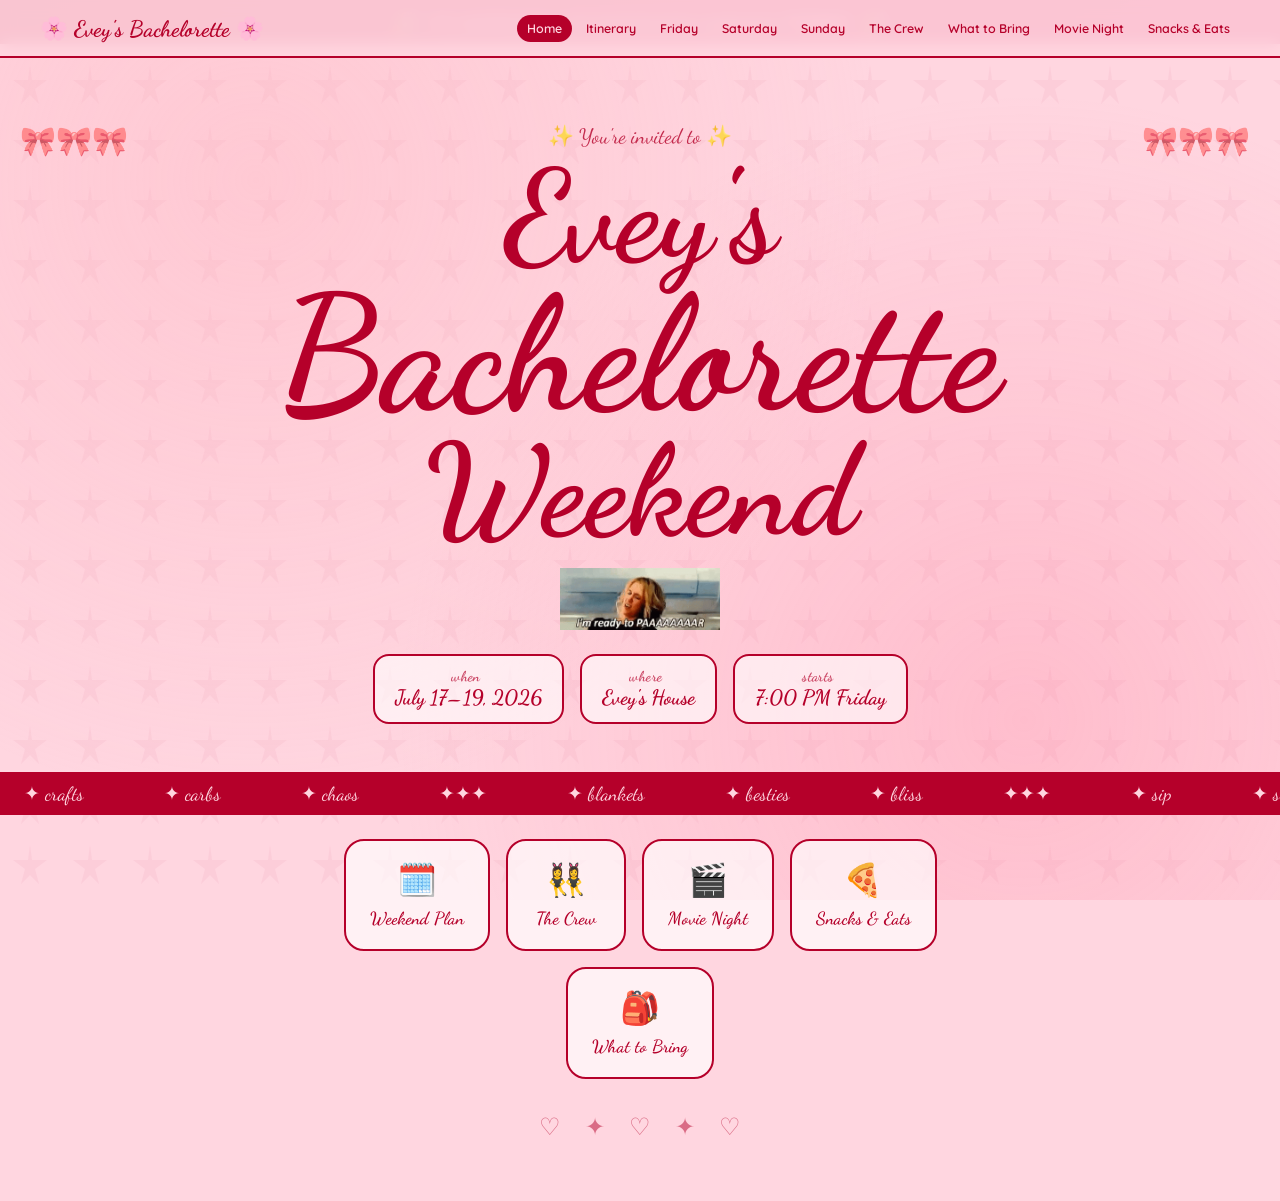
<file: index.html>
﻿<!DOCTYPE html>
<html lang="en">
<head>
  <meta charset="UTF-8">
  <meta name="viewport" content="width=device-width, initial-scale=1.0">
  <title>Evey's Bachelorette Weekend 🌸</title>
  <link rel="stylesheet" href="style.css">
  <link href="https://fonts.googleapis.com/css2?family=Dancing+Script:wght@400;600;700&family=Playfair+Display:ital,wght@0,400;1,400&family=DM+Serif+Display:ital@0;1&family=Quicksand:wght@400;500;600&display=swap" rel="stylesheet">
</head>
<body>
  <!-- Custom cursor -->
  <!-- Custom cursor -->
  <div class="cursor" id="cursor"></div>
  <div class="cursor-trail" id="cursor-trail"></div>
  <!-- Sparkle container -->
  <div id="sparkles"></div>

  <!-- Nav -->
  <nav>
    <div class="nav-inner">
      <span class="nav-logo">🌸 Evey's Bachelorette 🌸</span>
      <div class="nav-links">
        <a href="index.html" class="active">Home</a>
        <a href="itinerary.html">Itinerary</a>
        <a href="friday.html">Friday</a>
        <a href="saturday.html">Saturday</a>
        <a href="sunday.html">Sunday</a>
        <a href="guests.html">The Crew</a>
        <a href="packing.html">What to Bring</a>
        <a href="movies.html">Movie Night</a>
        <a href="menu.html">Snacks & Eats</a>
      </div>
      <button class="hamburger" id="hamburger">☰</button>
    </div>
    <div class="mobile-menu" id="mobile-menu">
      <a href="index.html">Home</a>
      <a href="itinerary.html">Itinerary</a>
      <a href="friday.html">Friday</a>
      <a href="saturday.html">Saturday</a>
      <a href="sunday.html">Sunday</a>
      <a href="guests.html">The Crew</a>
      <a href="packing.html">What to Bring</a>
      <a href="movies.html">Movie Night</a>
      <a href="menu.html">Snacks & Eats</a>
    </div>
  </nav>

  <!-- Today Banner -->
  <div class="today-banner">
    <div class="today-banner-inner">
      <span class="today-bang">🎉</span>
      <span class="today-text">IT'S HAPPENING — the bachelorette weekend is <strong>TODAY</strong>!</span>
      <span class="today-bang">🎉</span>
    </div>
  </div>

  <!-- Hero -->
  <main class="hero-page">
    <div class="doodle doodle-banner">🎀🎀🎀</div>
    <!-- <div class="doodle doodle-stars-tl">✦ ✧ ✦</div> -->
    <div class="doodle doodle-hearts-tr">🎀🎀🎀</div>
     

    <div class="hero-content">
      <p class="you-are-invited"> ✨ You're invited to ✨</p>
      <h1 class="hero-title">
        <span class="title-line1">Evey's</span>
        <span class="title-line2">Bachelorette</span>
        <span class="title-line3">Weekend</span>
      </h1>
      <img src="party-celebration.gif" alt="" class="hero-gif">
    </div>

    <div class="hero-details">
      <div class="detail-card float-1">
        <p class="detail-label">when</p>
        <p class="detail-value">July 17–19, 2026</p>
      </div>
      <div class="detail-card float-2">
        <p class="detail-label">where</p>
        <p class="detail-value">Evey's House</p>
      </div>
      <div class="detail-card float-3">
        <p class="detail-label">starts</p>
        <p class="detail-value">7:00 PM Friday</p>
      </div>
    </div>

    <div class="vibes-banner">
      <div class="vibes-track">
        <span>✦ crafts </span>
        <span>✦ carbs</span>
        <span>✦ chaos</span>
        <span>✦✦✦</span>
        <span>✦ blankets</span>
        <span>✦ besties</span>
        <span>✦ bliss</span>
        <span>✦✦✦</span>
        <span>✦ sip</span>
        <span>✦ stitch</span>
        <span>✦ snuggle</span>
        <span>✦✦✦</span>
        <span>✦ giggles</span>
        <span>✦ glitter</span>
        <span>✦ good vibes</span>
        <span>✦✦✦</span>
      </div>
    </div>

    <!-- <div class="dress-code-card">
      <p class="dc-label">dress code</p>
      <p class="dc-value">PJs &amp; Farmer's Market Chic 🌻</p>
    </div> -->

    <div class="nav-cards">
      <a href="itinerary.html" class="nav-card">
        <span class="nc-emoji">🗓️</span>
        <span>Weekend Plan</span>
      </a>
      <a href="guests.html" class="nav-card">
        <span class="nc-emoji">👯‍♀️</span>
        <span>The Crew</span>
      </a>
      <a href="movies.html" class="nav-card">
        <span class="nc-emoji">🎬</span>
        <span>Movie Night</span>
      </a>
      <a href="menu.html" class="nav-card">
        <span class="nc-emoji">🍕</span>
        <span>Snacks & Eats</span>
      </a>
      <a href="packing.html" class="nav-card">
        <span class="nc-emoji">🎒</span>
        <span>What to Bring</span>
      </a>
    </div>

    <div class="bottom-doodles">
      <span>♡</span><span>✦</span><span>♡</span><span>✦</span><span>♡</span>
    </div>
  </main>

  <script src="config.js"></script>
  <script src="main.js"></script>
</body>
</html>
</file>
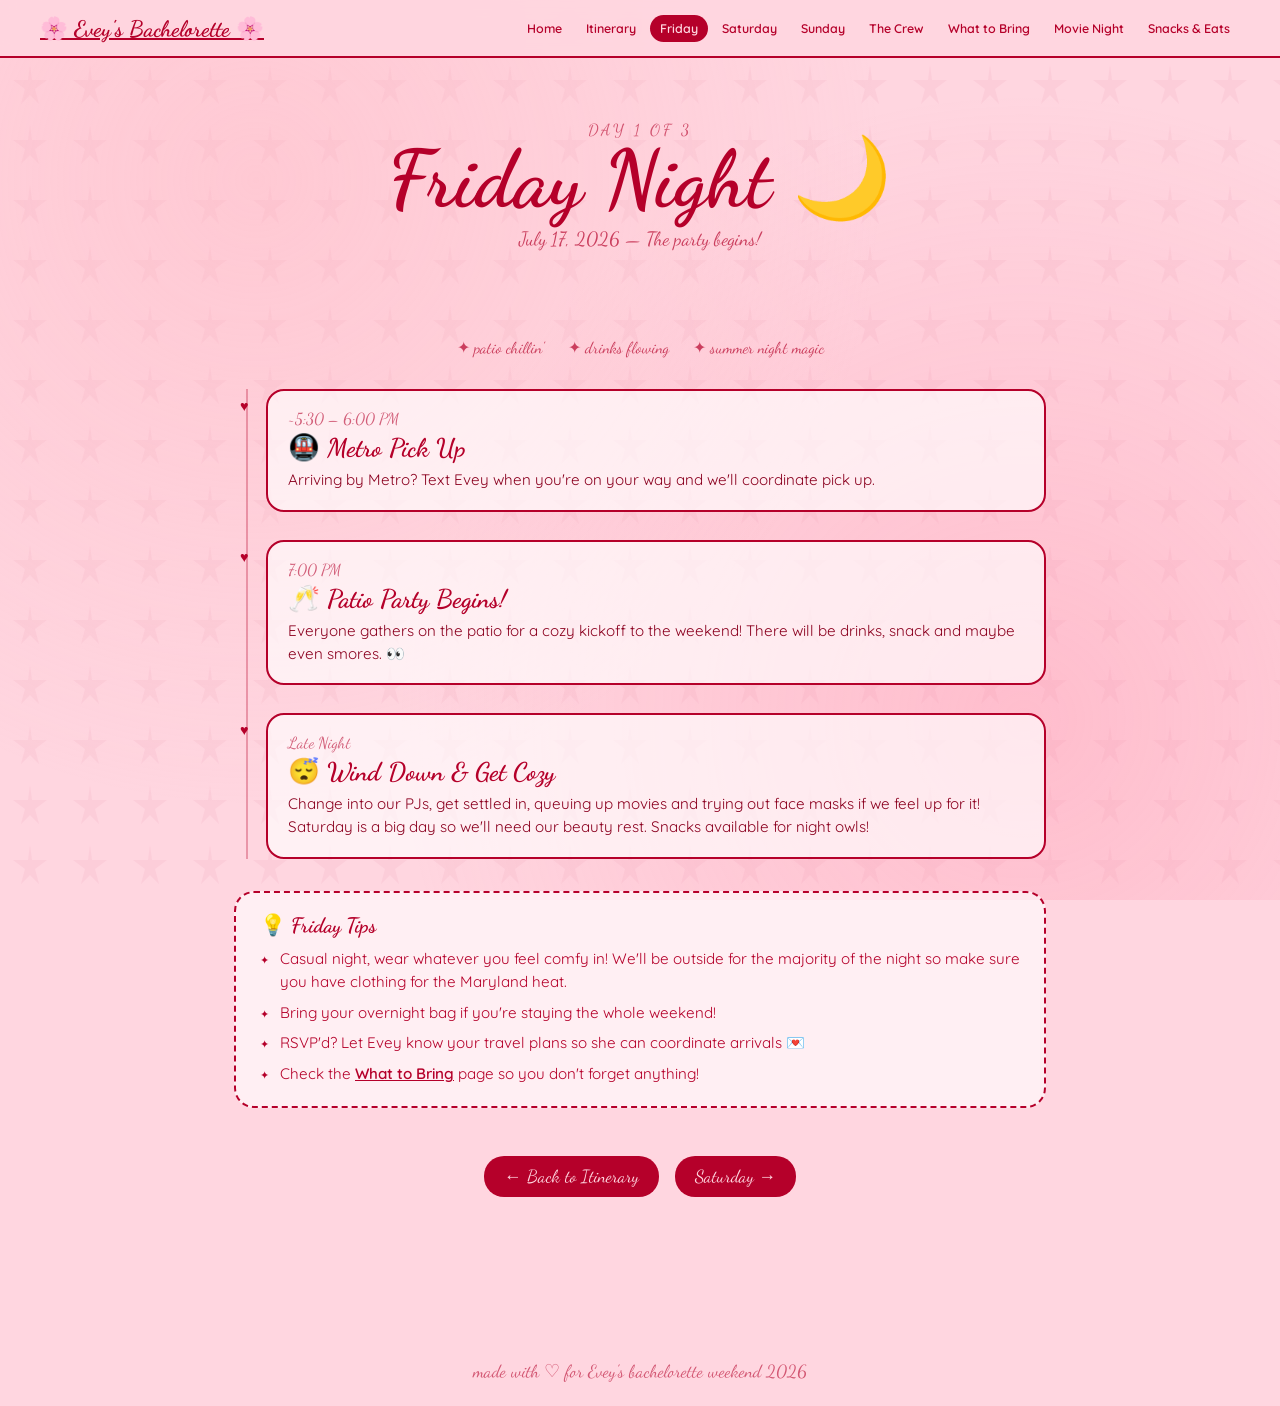
<file: friday.html>
﻿<!DOCTYPE html>
<html lang="en">
<head>
  <meta charset="UTF-8">
  <meta name="viewport" content="width=device-width, initial-scale=1.0">
  <title>Friday — Evey's Bachelorette 🌙</title>
  <link rel="stylesheet" href="style.css">
  <link href="https://fonts.googleapis.com/css2?family=Dancing+Script:wght@400;600;700&family=DM+Serif+Display:ital@0;1&family=Quicksand:wght@400;500;600&display=swap" rel="stylesheet">
</head>
<body>
  <div class="cursor" id="cursor"></div>
  <div class="cursor-trail" id="cursor-trail"></div>
  <div id="sparkles"></div>

  <nav>
    <div class="nav-inner">
      <a href="index.html" class="nav-logo">🌸 Evey's Bachelorette 🌸</a>
      <div class="nav-links">
        <a href="index.html">Home</a>
        <a href="itinerary.html">Itinerary</a>
        <a href="friday.html" class="active">Friday</a>
        <a href="saturday.html">Saturday</a>
        <a href="sunday.html">Sunday</a>
        <a href="guests.html">The Crew</a>
        <a href="packing.html">What to Bring</a>
        <a href="movies.html">Movie Night</a>
        <a href="menu.html">Snacks & Eats</a>
      </div>
      <button class="hamburger" id="hamburger">☰</button>
    </div>
    <div class="mobile-menu" id="mobile-menu">
      <a href="index.html">Home</a>
      <a href="itinerary.html">Itinerary</a>
      <a href="friday.html">Friday</a>
      <a href="saturday.html">Saturday</a>
      <a href="sunday.html">Sunday</a>
      <a href="guests.html">The Crew</a>
      <a href="packing.html">What to Bring</a>
      <a href="movies.html">Movie Night</a>
      <a href="menu.html">Snacks & Eats</a>
    </div>
  </nav>

  <main>
    <div class="page-container">
      <div class="day-hero">
        <p class="day-number">Day 1 of 3</p>
        <h1 class="page-title">Friday Night 🌙</h1>
        <p class="page-subtitle">July 17, 2026 — The party begins!</p>
      </div>

      <div class="vibe-banner-inline">
        <span>✦ patio chillin'</span>
        <span>✦ drinks flowing</span>
        <span>✦ summer night magic</span>
      </div>

      <div class="timeline">

        <div class="timeline-item">
          <div class="timeline-card">
            <div class="timeline-time">~5:30 – 6:00 PM</div>
            <div class="timeline-title">🚇 Metro Pick Up</div>
            <div class="timeline-desc">
              Arriving by Metro? Text Evey when you're on your way and we'll coordinate pick up.
            </div>
          </div>
        </div>

        <div class="timeline-item">
          <div class="timeline-card">
            <div class="timeline-time">7:00 PM</div>
            <div class="timeline-title">🥂 Patio Party Begins!</div>
            <div class="timeline-desc">
              Everyone gathers on the patio for a cozy kickoff to the weekend! There will be drinks, snack and maybe even smores. 👀
            </div>
          </div>
        </div>

        <!-- <div class="timeline-item">
          <div class="timeline-card">
            <div class="timeline-time">Evening</div>
            <div class="timeline-title">🍷 Drinks & Snacks on the Patio</div>
            <div class="timeline-desc">
              We'll have a full spread of drinks and snacks ready — check out the 
              <a href="menu.html" style="color:var(--red); font-weight:600;">Snacks & Eats page</a> 
              for the full menu! Sip, snack, and get the weekend started right.
            </div>
          </div>
        </div> -->

        <!-- <div class="timeline-item">
          <div class="timeline-card">
            <div class="timeline-time">As the night goes on…</div>
            <div class="timeline-title">🌟 Hang, catch up, celebrate!</div>
            <div class="timeline-desc">
              No hard schedule — just good vibes. Mingle, catch up, play games, take photos, 
              toast to Evey! The night is ours. At some point we'll get comfy in our PJs 
              and let the weekend truly begin ✨
            </div>
          </div>
        </div> -->

        <div class="timeline-item">
          <div class="timeline-card">
            <div class="timeline-time">Late Night</div>
            <div class="timeline-title">😴 Wind Down & Get Cozy</div>
            <div class="timeline-desc">
              Change into our PJs, 
              get settled in, queuing up movies and trying out face masks if we feel up for it! Saturday is a big day so we'll need our beauty rest. 
              Snacks available for night owls!
            </div>
          </div>
        </div>

      </div>

      <div class="tip-card">
        <p class="tip-label">💡 Friday Tips</p>
        <ul class="tip-list">
          <li>Casual night, wear whatever you feel comfy in! We'll be outside for the majority of the night so make sure you have clothing for the Maryland heat.</li>
          <li>Bring your overnight bag if you're staying the whole weekend!</li>
          <li>RSVP'd? Let Evey know your travel plans so she can coordinate arrivals 💌</li>
          <li>Check the <a href="packing.html">What to Bring</a> page so you don't forget anything!</li>
        </ul>
      </div>

      <div class="page-nav-row">
        <a href="itinerary.html" class="day-link">← Back to Itinerary</a>
        <a href="saturday.html" class="day-link">Saturday →</a>
      </div>
    </div>
  </main>

  <footer>made with ♡ for Evey's bachelorette weekend 2026</footer>
  <script src="config.js"></script>
  <script src="main.js"></script>
</body>
</html>
</file>
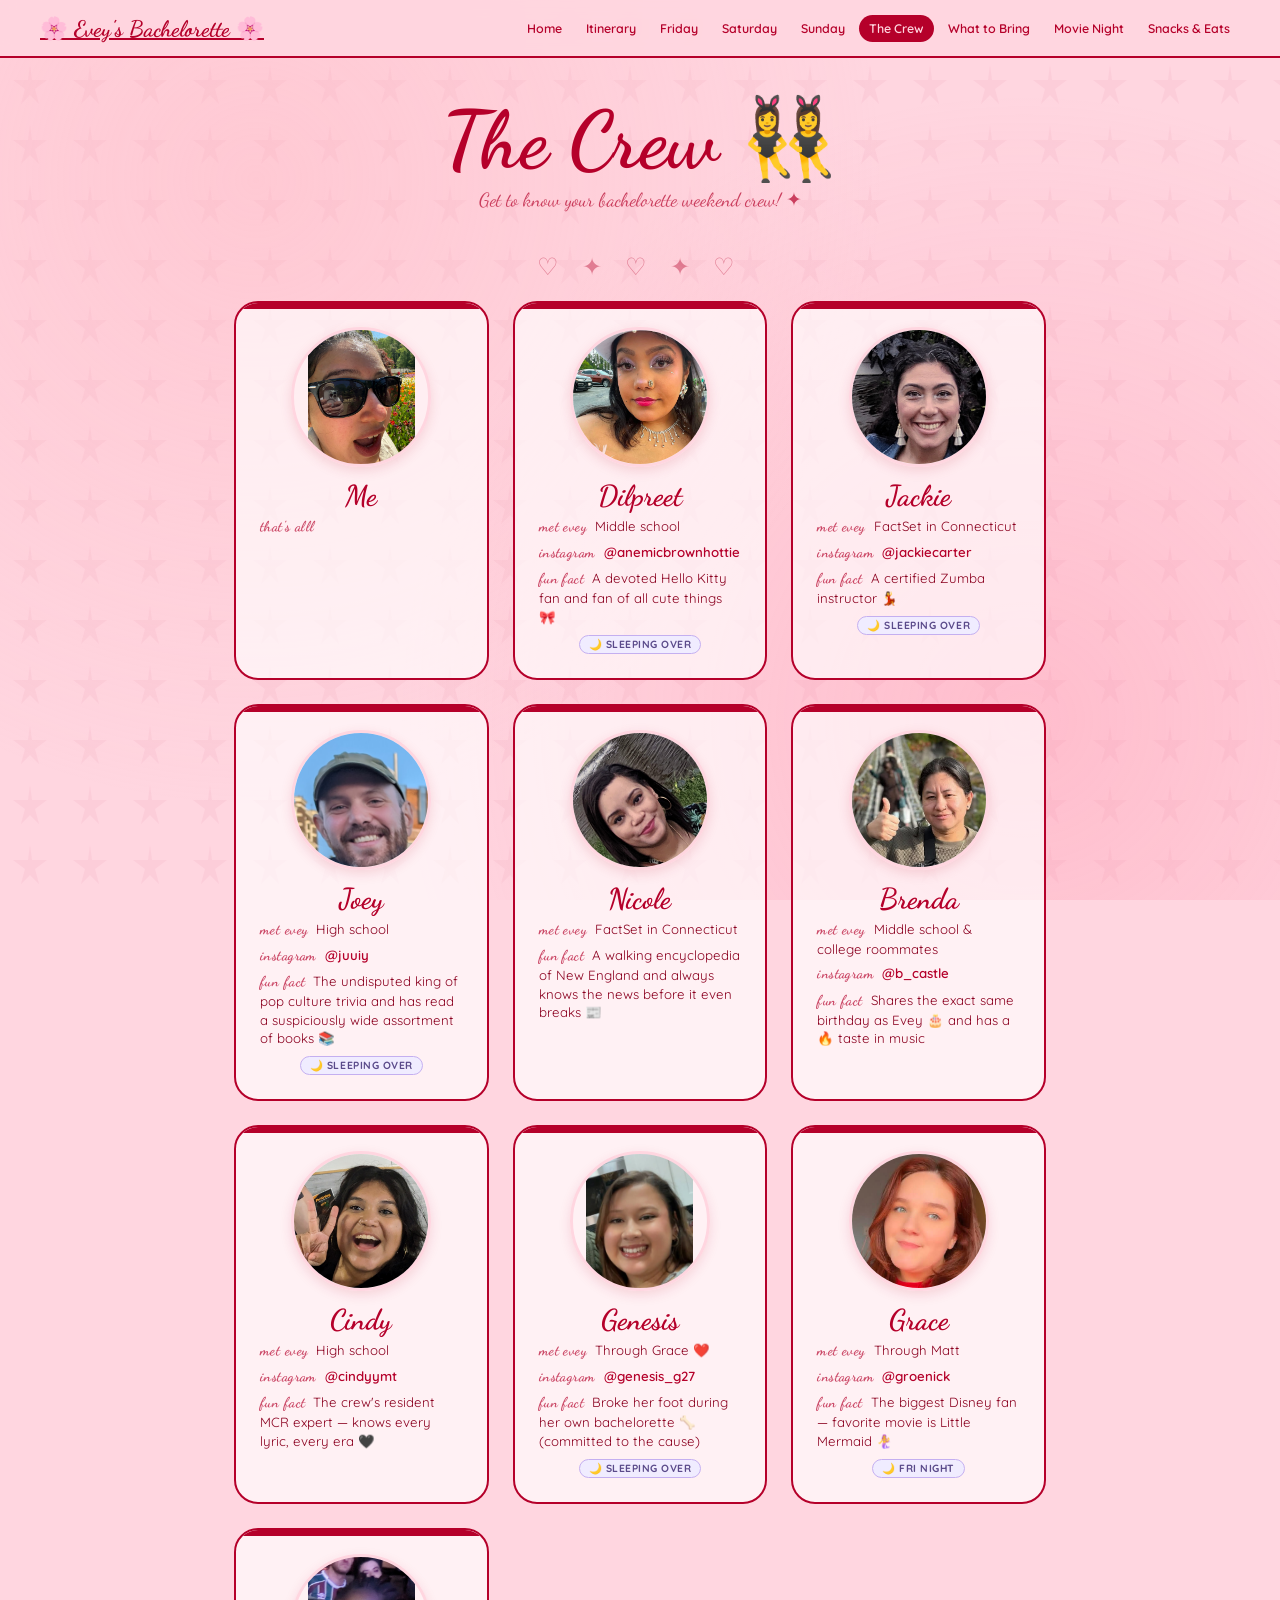
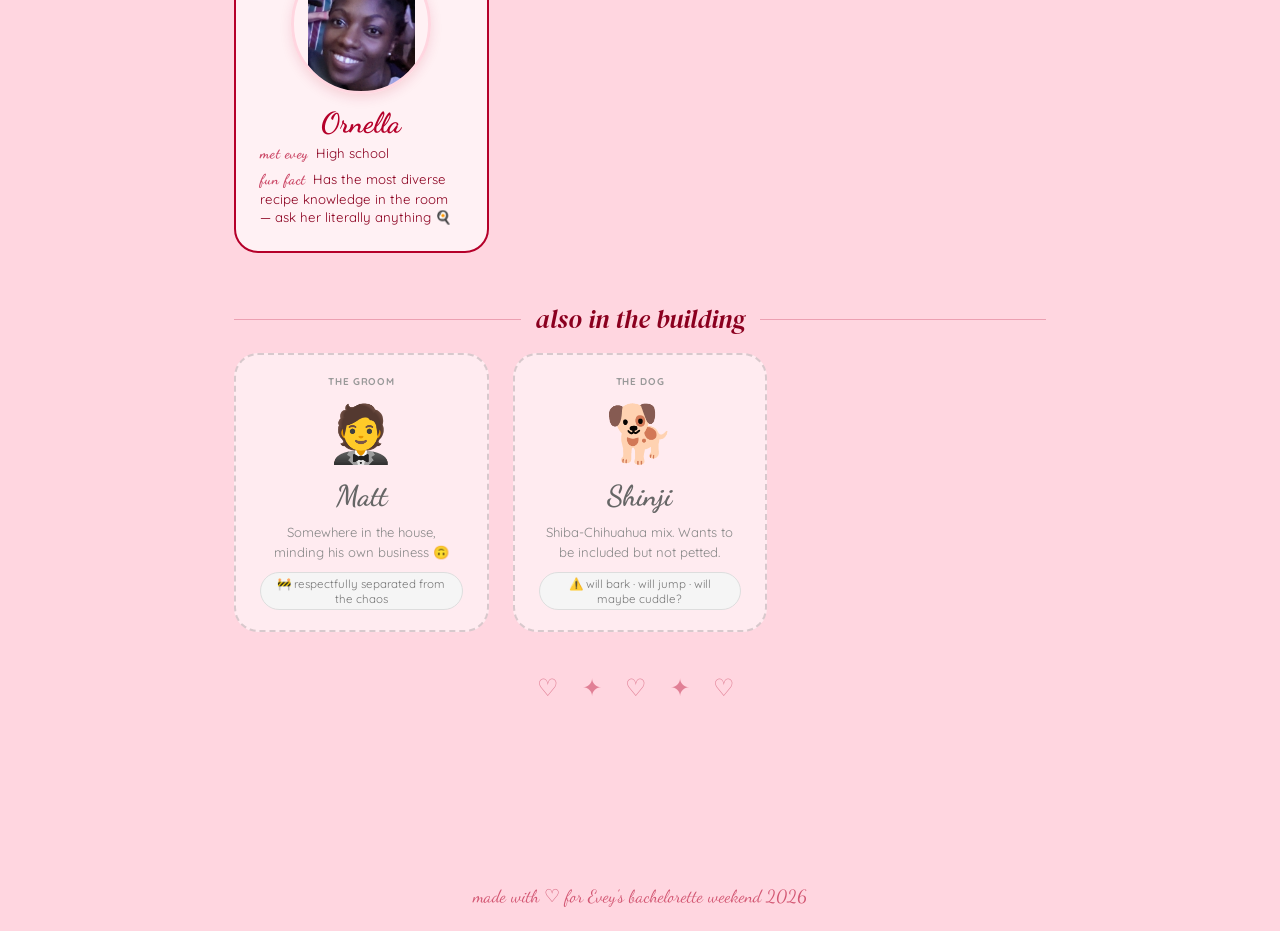
<file: guests.html>
﻿<!DOCTYPE html>
<html lang="en">
<head>
  <meta charset="UTF-8">
  <meta name="viewport" content="width=device-width, initial-scale=1.0">
  <title>The Crew — Evey's Bachelorette 👯</title>
  <link rel="stylesheet" href="style.css">
  <link href="https://fonts.googleapis.com/css2?family=Dancing+Script:wght@400;600;700&family=DM+Serif+Display:ital@0;1&family=Quicksand:wght@400;500;600&display=swap" rel="stylesheet">
</head>
<body>
  <div class="cursor" id="cursor"></div>
  <div class="cursor-trail" id="cursor-trail"></div>
  <div id="sparkles"></div>

  <nav>
    <div class="nav-inner">
      <a href="index.html" class="nav-logo">🌸 Evey's Bachelorette 🌸</a>
      <div class="nav-links">
        <a href="index.html">Home</a>
        <a href="itinerary.html">Itinerary</a>
        <a href="friday.html">Friday</a>
        <a href="saturday.html">Saturday</a>
        <a href="sunday.html">Sunday</a>
        <a href="guests.html" class="active">The Crew</a>
        <a href="packing.html">What to Bring</a>
        <a href="movies.html">Movie Night</a>
        <a href="menu.html">Snacks & Eats</a>
      </div>
      <button class="hamburger" id="hamburger">☰</button>
    </div>
    <div class="mobile-menu" id="mobile-menu">
      <a href="index.html">Home</a>
      <a href="itinerary.html">Itinerary</a>
      <a href="friday.html">Friday</a>
      <a href="saturday.html">Saturday</a>
      <a href="sunday.html">Sunday</a>
      <a href="guests.html">The Crew</a>
      <a href="packing.html">What to Bring</a>
      <a href="movies.html">Movie Night</a>
      <a href="menu.html">Snacks & Eats</a>
    </div>
  </nav>

  <main>
    <div class="page-container">
      <h1 class="page-title">The Crew 👯‍♀️</h1>
      <p class="page-subtitle">Get to know your bachelorette weekend crew! ✦</p>

      <div class="wavy-divider">♡ ✦ ♡ ✦ ♡</div>

      <div class="guest-grid">

        <!-- Bride -->
        <div class="guest-card">
          <div class="guest-avatar-wrap" style="background-image: url('images/Me.jpg'); background-size: 80%; background-position: center 10%; background-repeat: no-repeat;"></div>
          <div class="guest-name">Me</div>
          <div class="guest-details">
            <div class="guest-detail"><span class="detail-label">that's alll</div>
          </div>
        </div>

        <!-- Bridesmaids & bridesman (alphabetical) -->
        <div class="guest-card">
          <div class="guest-avatar-wrap" style="--photo-zoom: 1.0; --photo-pos: center 10%;">
            <img src="images/dilpreet.png" alt="Dilpreet" class="guest-avatar-photo">
          </div>
          <div class="guest-name">Dilpreet</div>
          <div class="guest-details">
            <div class="guest-detail"><span class="detail-label">met evey</span> Middle school</div>
            <div class="guest-detail"><span class="detail-label">instagram</span> <a href="https://instagram.com/anemicbrownhottie" target="_blank" class="insta-link">@anemicbrownhottie</a></div>
            <div class="guest-detail"><span class="detail-label">fun fact</span> A devoted Hello Kitty fan and fan of all cute things 🎀</div>
          </div>
          <span class="sleepover-badge">🌙 sleeping over</span>
        </div>

        <div class="guest-card">
          <div class="guest-avatar-wrap" style="--photo-zoom: 1.3; --photo-pos: center 15%;">
            <img src="images/Jackie.jpg" alt="Jackie" class="guest-avatar-photo">
          </div>
          <div class="guest-name">Jackie</div>
          <div class="guest-details">
            <div class="guest-detail"><span class="detail-label">met evey</span> FactSet in Connecticut</div>
            <div class="guest-detail"><span class="detail-label">instagram</span> <a href="https://instagram.com/jackiecarter" target="_blank" class="insta-link">@jackiecarter</a></div>
            <div class="guest-detail"><span class="detail-label">fun fact</span> A certified Zumba instructor 💃</div>
          </div>
          <span class="sleepover-badge">🌙 sleeping over</span>
        </div>

        <div class="guest-card">
          <div class="guest-avatar-wrap" style="--photo-zoom: 1.4; --photo-pos: center 10%;">
            <img src="images/Joey.jpg" alt="Joey" class="guest-avatar-photo">
          </div>
          <div class="guest-name">Joey</div>
          <div class="guest-details">
            <div class="guest-detail"><span class="detail-label">met evey</span> High school</div>
            <div class="guest-detail"><span class="detail-label">instagram</span> <a href="https://instagram.com/juuiy" target="_blank" class="insta-link">@juuiy</a></div>
            <div class="guest-detail"><span class="detail-label">fun fact</span> The undisputed king of pop culture trivia and has read a suspiciously wide assortment of books 📚</div>
          </div>
          <span class="sleepover-badge">🌙 sleeping over</span>
        </div>

        <div class="guest-card">
          <div class="guest-avatar-wrap" style="--photo-zoom: 1.3; --photo-pos: center 15%;">
            <img src="images/Nicole.jpg" alt="Nicole" class="guest-avatar-photo">
          </div>
          <div class="guest-name">Nicole</div>
          <div class="guest-details">
            <div class="guest-detail"><span class="detail-label">met evey</span> FactSet in Connecticut</div>
            <div class="guest-detail"><span class="detail-label">fun fact</span> A walking encyclopedia of New England and always knows the news before it even breaks 📰</div>
          </div>
        </div>

        <!-- Honored guests (alphabetical) -->
        <div class="guest-card">
          <div class="guest-avatar-wrap" style="--photo-zoom: 1.3; --photo-pos: center 15%;">
            <img src="images/Brenda.jpg" alt="Brenda" class="guest-avatar-photo">
          </div>
          <div class="guest-name">Brenda</div>
          <div class="guest-details">
            <div class="guest-detail"><span class="detail-label">met evey</span> Middle school & college roommates</div>
            <div class="guest-detail"><span class="detail-label">instagram</span> <a href="https://instagram.com/b_castle" target="_blank" class="insta-link">@b_castle</a></div>
            <div class="guest-detail"><span class="detail-label">fun fact</span> Shares the exact same birthday as Evey 🎂 and has a 🔥 taste in music</div>
          </div>
        </div>

        <div class="guest-card">
          <div class="guest-avatar-wrap" style="--photo-zoom: 1.3; --photo-pos: center 15%;">
            <img src="images/Cindy.jpg" alt="Cindy" class="guest-avatar-photo" style="--photo-zoom: 1.0; --photo-pos: center 10%;">
          </div>
          <div class="guest-name">Cindy</div>
          <div class="guest-details">
            <div class="guest-detail"><span class="detail-label">met evey</span> High school</div>
            <div class="guest-detail"><span class="detail-label">instagram</span> <a href="https://instagram.com/cindyymt" target="_blank" class="insta-link">@cindyymt</a></div>
            <div class="guest-detail"><span class="detail-label">fun fact</span> The crew's resident MCR expert — knows every lyric, every era 🖤</div>
          </div>
        </div>

        <div class="guest-card">
          <div class="guest-avatar-wrap" style="background-image: url('images/Genesis.jpg'); background-size: 80%; background-position: center 10%; background-repeat: no-repeat;">
          </div>
          <div class="guest-name">Genesis</div>
          <div class="guest-details">
            <div class="guest-detail"><span class="detail-label">met evey</span> Through Grace ❤️</div>
            <div class="guest-detail"><span class="detail-label">instagram</span> <a href="https://instagram.com/genesis_g27" target="_blank" class="insta-link">@genesis_g27</a></div>
            <div class="guest-detail"><span class="detail-label">fun fact</span> Broke her foot during her own bachelorette 🦴 (committed to the cause)</div>
          </div>
          <span class="sleepover-badge">🌙 sleeping over</span>
        </div>

        <div class="guest-card">
          <div class="guest-avatar-wrap" style="--photo-zoom: 1.3; --photo-pos: center 15%;">
            <img src="images/Grace.jpg" alt="Grace" class="guest-avatar-photo" style="--photo-zoom: 1.0; --photo-pos: center 10%;">
          </div>
          <div class="guest-name">Grace</div>
          <div class="guest-details">
            <div class="guest-detail"><span class="detail-label">met evey</span> Through Matt</div>
            <div class="guest-detail"><span class="detail-label">instagram</span> <a href="https://instagram.com/groenick" target="_blank" class="insta-link">@groenick</a></div>
            <div class="guest-detail"><span class="detail-label">fun fact</span> The biggest Disney fan — favorite movie is Little Mermaid 🧜‍♀️</div>
          </div>
          <span class="sleepover-badge">🌙 fri night</span>
        </div>

        <div class="guest-card">
          <div class="guest-avatar-wrap" style="background-image: url('images/Ornella.jpg'); background-size: 80%; background-position: center 10%; background-repeat: no-repeat;">
          </div>
          <div class="guest-name">Ornella</div>
          <div class="guest-details">
            <div class="guest-detail"><span class="detail-label">met evey</span> High school</div>
            <div class="guest-detail"><span class="detail-label">fun fact</span> Has the most diverse recipe knowledge in the room — ask her literally anything 🍳</div>
          </div>
        </div>

      </div>

      <h2 class="section-heading" style="margin-top: 48px;">also in the building</h2>

      <div class="guest-grid" style="margin-top: 16px;">

        <div class="guest-card-bonus">
          <div class="bonus-label">the groom</div>
          <span class="guest-avatar">🤵</span>
          <div class="guest-name" style="font-family:var(--font-script); font-size:1.8rem; color:#666;">Matt</div>
          <div style="font-family:var(--font-body); font-size:0.82rem; color:#888; margin-top:6px; line-height:1.5;">
            Somewhere in the house, minding his own business 🙃
          </div>
          <span class="bonus-note">🚧 respectfully separated from the chaos</span>
        </div>

        <div class="guest-card-bonus">
          <div class="bonus-label">the dog</div>
          <span class="guest-avatar">🐕</span>
          <div class="guest-name" style="font-family:var(--font-script); font-size:1.8rem; color:#666;">Shinji</div>
          <div style="font-family:var(--font-body); font-size:0.82rem; color:#888; margin-top:6px; line-height:1.5;">
            Shiba-Chihuahua mix. Wants to be included but not petted.
          </div>
          <span class="bonus-note">⚠️ will bark · will jump · will maybe cuddle?</span>
        </div>

      </div>

      <div class="wavy-divider" style="margin-top:40px;">♡ ✦ ♡ ✦ ♡</div>
  </main>

  <footer>made with ♡ for Evey's bachelorette weekend 2026</footer>
  <script src="config.js"></script>
  <script src="main.js"></script>
</body>
</html>
</file>
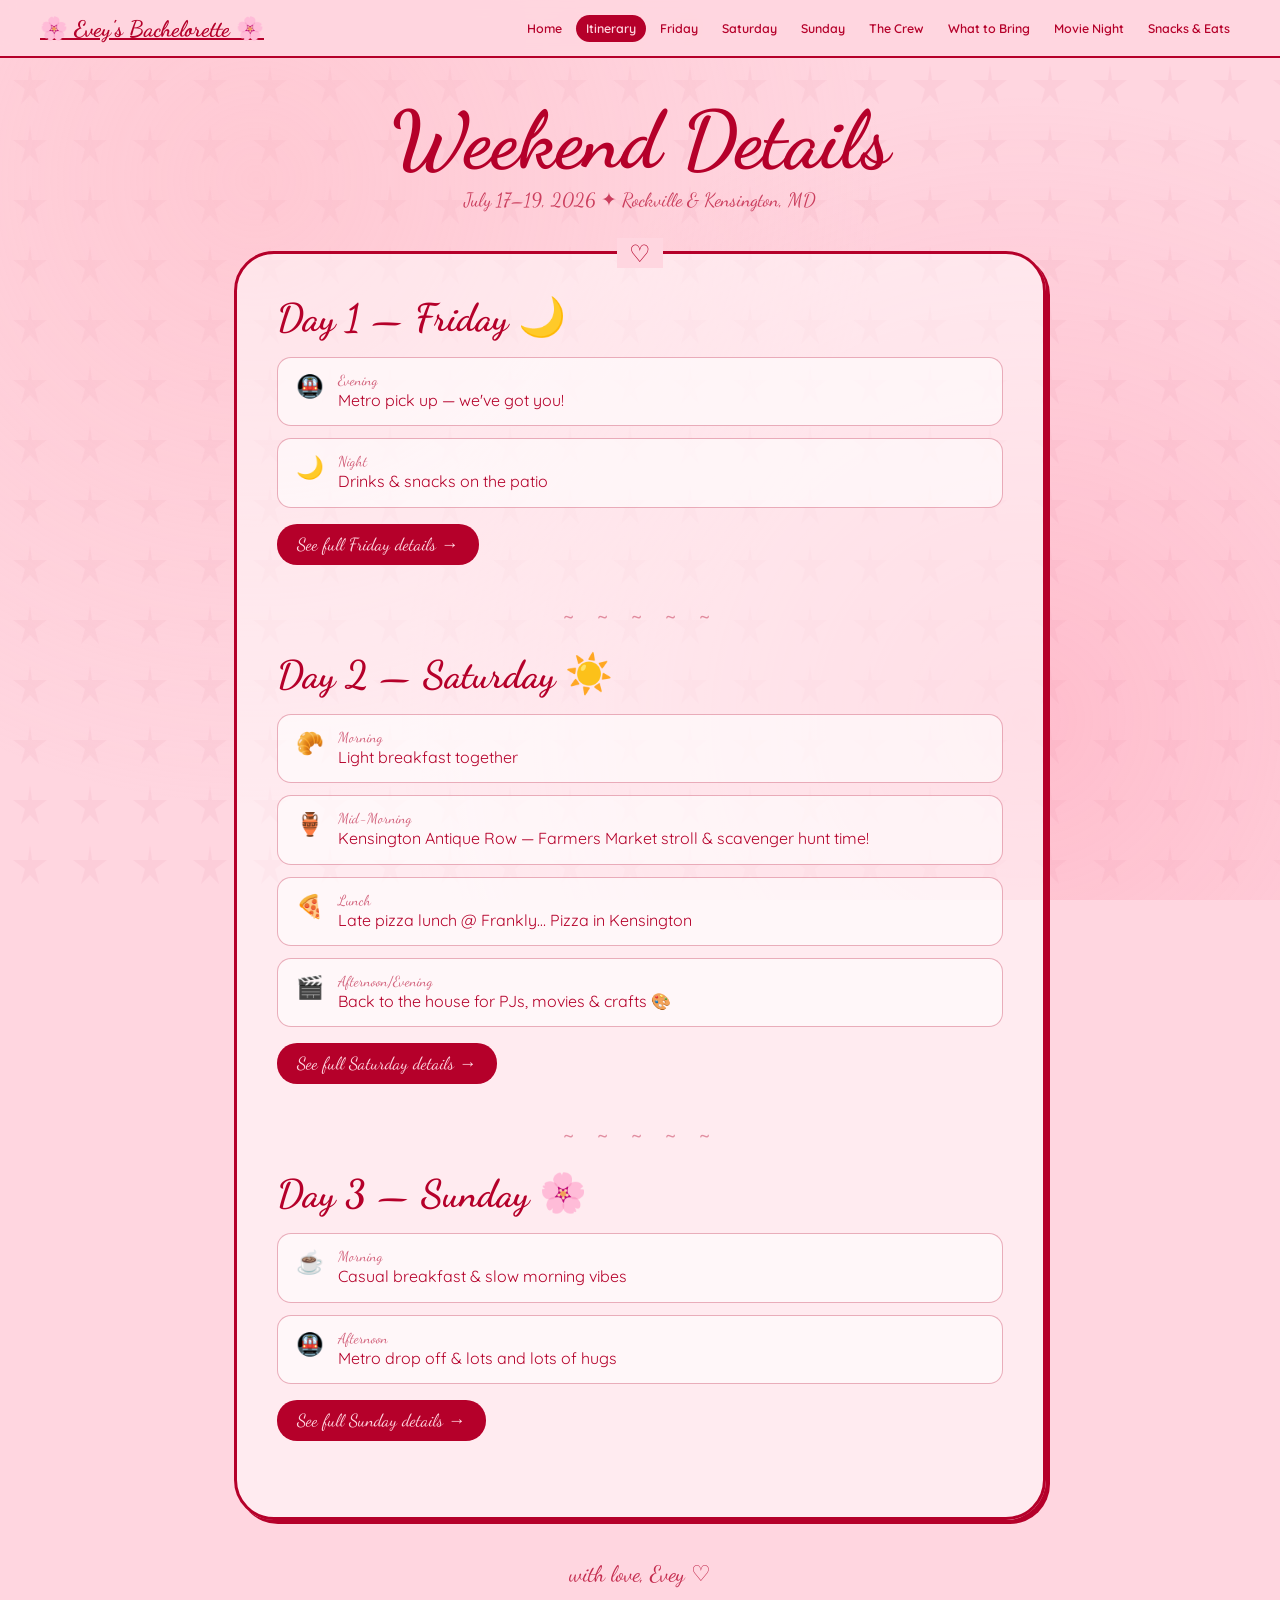
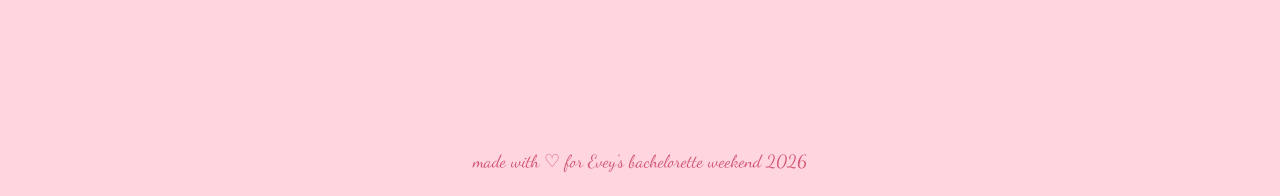
<file: itinerary.html>
﻿<!DOCTYPE html>
<html lang="en">
<head>
  <meta charset="UTF-8">
  <meta name="viewport" content="width=device-width, initial-scale=1.0">
  <title>Itinerary — Evey's Bachelorette 🌸</title>
  <link rel="stylesheet" href="style.css">
  <link href="https://fonts.googleapis.com/css2?family=Dancing+Script:wght@400;600;700&family=DM+Serif+Display:ital@0;1&family=Quicksand:wght@400;500;600&display=swap" rel="stylesheet">
</head>
<body>
  <div class="cursor" id="cursor"></div>
  <div class="cursor-trail" id="cursor-trail"></div>
  <div id="sparkles"></div>

  <nav>
    <div class="nav-inner">
      <a href="index.html" class="nav-logo">🌸 Evey's Bachelorette 🌸</a>
      <div class="nav-links">
        <a href="index.html">Home</a>
        <a href="itinerary.html" class="active">Itinerary</a>
        <a href="friday.html">Friday</a>
        <a href="saturday.html">Saturday</a>
        <a href="sunday.html">Sunday</a>
        <a href="guests.html">The Crew</a>
        <a href="packing.html">What to Bring</a>
        <a href="movies.html">Movie Night</a>
        <a href="menu.html">Snacks & Eats</a>
      </div>
      <button class="hamburger" id="hamburger">☰</button>
    </div>
    <div class="mobile-menu" id="mobile-menu">
      <a href="index.html">Home</a>
      <a href="itinerary.html">Itinerary</a>
      <a href="friday.html">Friday</a>
      <a href="saturday.html">Saturday</a>
      <a href="sunday.html">Sunday</a>
      <a href="guests.html">The Crew</a>
      <a href="packing.html">What to Bring</a>
      <a href="movies.html">Movie Night</a>
      <a href="menu.html">Snacks & Eats</a>
    </div>
  </nav>

  <main>
    <div class="page-container">
      <h1 class="page-title">Weekend Details</h1>
      <p class="page-subtitle">July 17–19, 2026 ✦ Rockville & Kensington, MD</p>

      <div class="itinerary-frame">

        <!-- FRIDAY -->
        <div class="day-section">
          <div class="day-title">Day 1 — Friday 🌙</div>
          <div class="day-items">
            <div class="day-item">
              <span class="day-item-emoji">🚇</span>
              <div>
                <div class="day-item-time">Evening</div>
                <div class="day-item-text">Metro pick up — we've got you!</div>
              </div>
            </div>
            <div class="day-item">
              <span class="day-item-emoji">🌙</span>
              <div>
                <div class="day-item-time">Night</div>
                <div class="day-item-text">Drinks & snacks on the patio</div>
              </div>
            </div>
          </div>
          <a href="friday.html" class="day-link">See full Friday details →</a>
        </div>

        <div class="wavy-divider">~ ~ ~ ~ ~</div>

        <!-- SATURDAY -->
        <div class="day-section">
          <div class="day-title">Day 2 — Saturday ☀️</div>
          <div class="day-items">
            <div class="day-item">
              <span class="day-item-emoji">🥐</span>
              <div>
                <div class="day-item-time">Morning</div>
                <div class="day-item-text">Light breakfast together</div>
              </div>
            </div>
            <div class="day-item">
              <span class="day-item-emoji">🏺</span>
              <div>
                <div class="day-item-time">Mid-Morning</div>
                <div class="day-item-text">Kensington Antique Row — Farmers Market stroll & scavenger hunt time! </div>
              </div>
            </div>
            <div class="day-item">
              <span class="day-item-emoji">🍕</span>
              <div>
                <div class="day-item-time">Lunch</div>
                <div class="day-item-text">Late pizza lunch @ Frankly… Pizza in Kensington</div>
              </div>
            </div>
            <div class="day-item">
              <span class="day-item-emoji">🎬</span>
              <div>
                <div class="day-item-time">Afternoon/Evening</div>
                <div class="day-item-text">Back to the house for PJs, movies &amp; crafts 🎨</div>
              </div>
            </div>
          </div>
          <a href="saturday.html" class="day-link">See full Saturday details →</a>
        </div>

        <div class="wavy-divider">~ ~ ~ ~ ~</div>

        <!-- SUNDAY -->
        <div class="day-section">
          <div class="day-title">Day 3 — Sunday 🌸</div>
          <div class="day-items">
            <div class="day-item">
              <span class="day-item-emoji">☕</span>
              <div>
                <div class="day-item-time">Morning</div>
                <div class="day-item-text">Casual breakfast & slow morning vibes</div>
              </div>
            </div>
            <div class="day-item">
              <span class="day-item-emoji">🚇</span>
              <div>
                <div class="day-item-time">Afternoon</div>
                <div class="day-item-text">Metro drop off &amp; lots and lots of hugs</div>
              </div>
            </div>
          </div>
          <a href="sunday.html" class="day-link">See full Sunday details →</a>
        </div>

      </div>

      <div style="text-align:center; margin-top:40px;">
        <p style="font-family:var(--font-script); font-size:1.4rem; opacity:0.8;">with love, Evey ♡</p>
      </div>
    </div>
  </main>

  <footer>made with ♡ for Evey's bachelorette weekend 2026</footer>
  <script src="config.js"></script>
  <script src="main.js"></script>
</body>
</html>
</file>
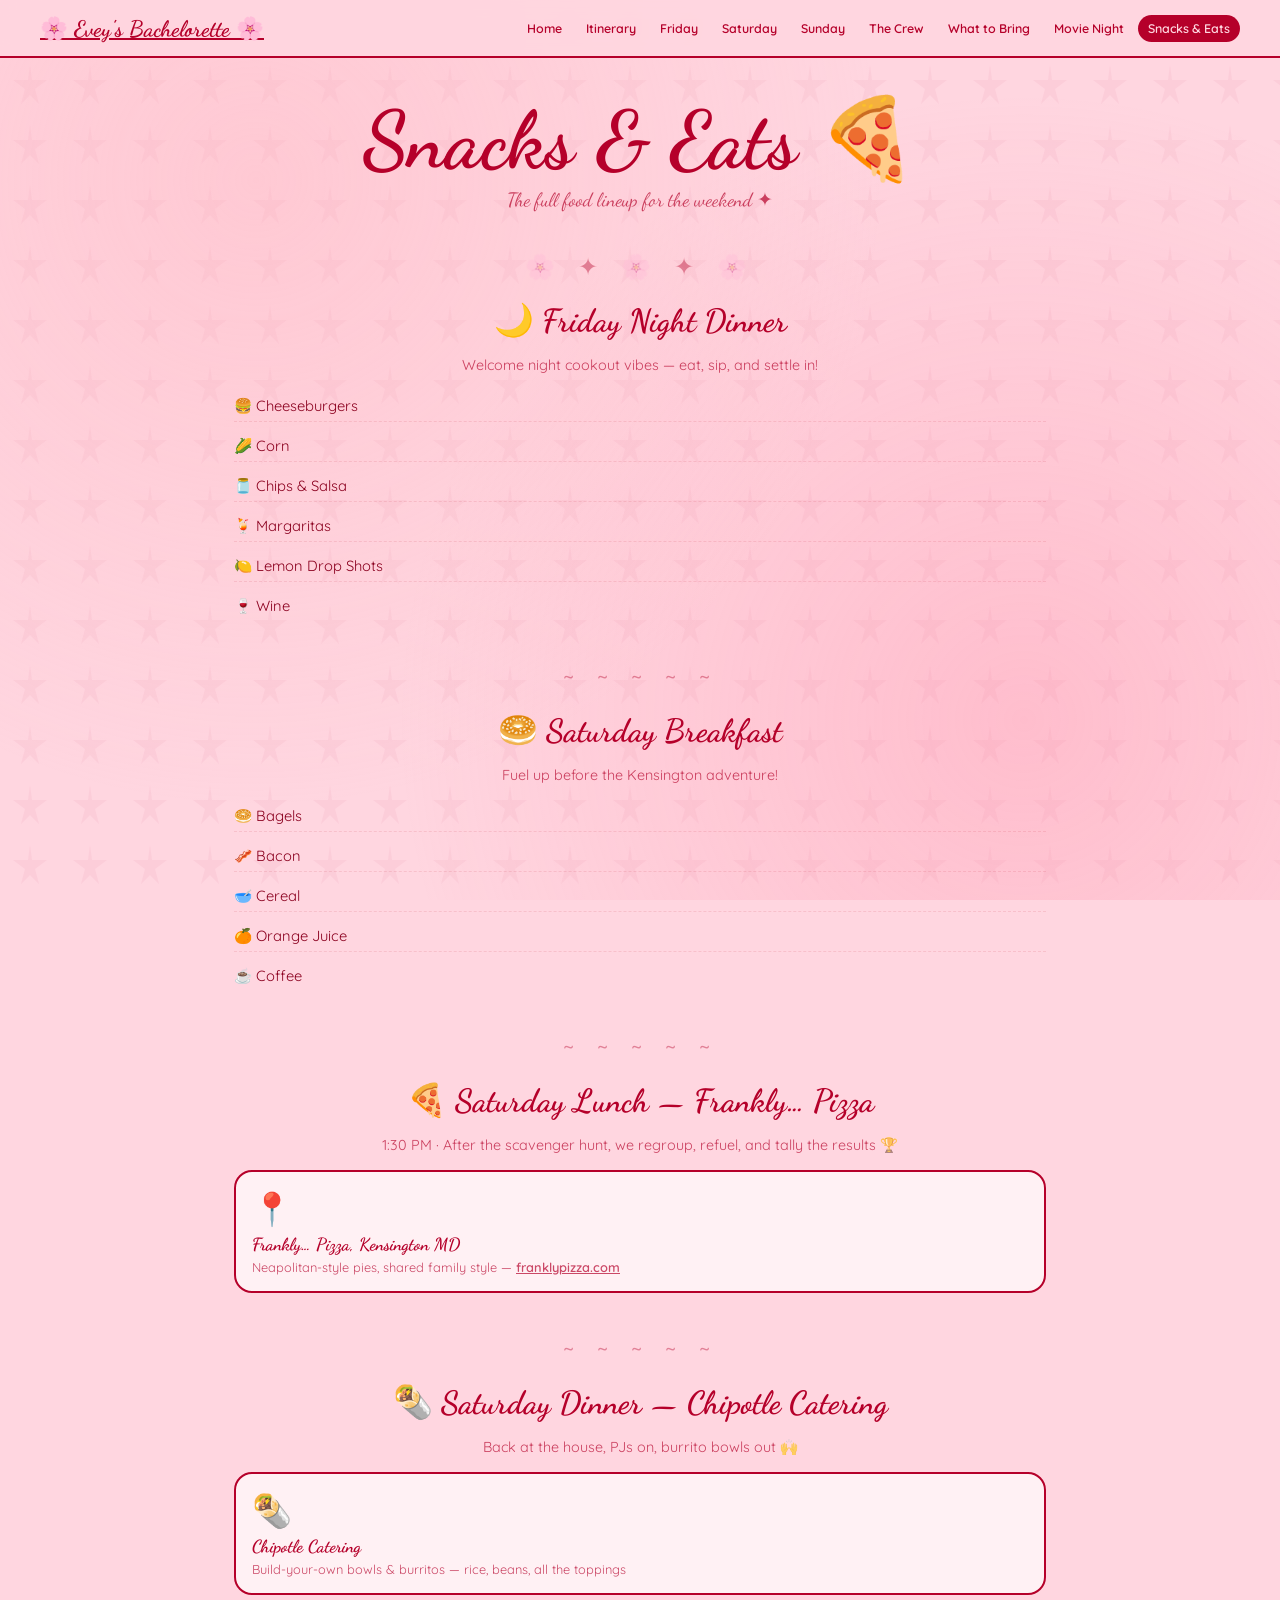
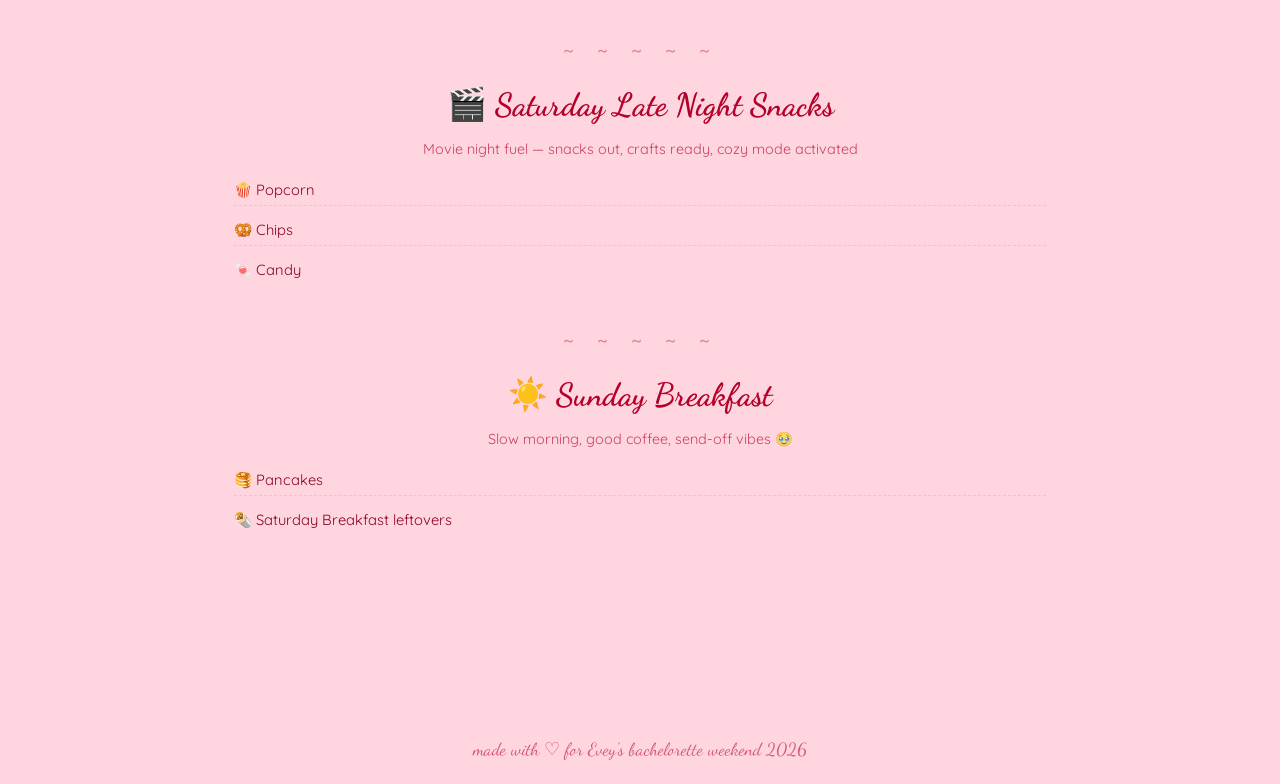
<file: menu.html>
﻿<!DOCTYPE html>
<html lang="en">
<head>
  <meta charset="UTF-8">
  <meta name="viewport" content="width=device-width, initial-scale=1.0">
  <title>Snacks & Eats — Evey's Bachelorette 🍕</title>
  <link rel="stylesheet" href="style.css">
  <link href="https://fonts.googleapis.com/css2?family=Dancing+Script:wght@400;600;700&family=DM+Serif+Display:ital@0;1&family=Quicksand:wght@400;500;600&display=swap" rel="stylesheet">
</head>
<body>
  <div class="cursor" id="cursor"></div>
  <div class="cursor-trail" id="cursor-trail"></div>
  <div id="sparkles"></div>

  <nav>
    <div class="nav-inner">
      <a href="index.html" class="nav-logo">🌸 Evey's Bachelorette 🌸</a>
      <div class="nav-links">
        <a href="index.html">Home</a>
        <a href="itinerary.html">Itinerary</a>
        <a href="friday.html">Friday</a>
        <a href="saturday.html">Saturday</a>
        <a href="sunday.html">Sunday</a>
        <a href="guests.html">The Crew</a>
        <a href="packing.html">What to Bring</a>
        <a href="movies.html">Movie Night</a>
        <a href="menu.html" class="active">Snacks & Eats</a>
      </div>
      <button class="hamburger" id="hamburger">☰</button>
    </div>
    <div class="mobile-menu" id="mobile-menu">
      <a href="index.html">Home</a>
      <a href="itinerary.html">Itinerary</a>
      <a href="friday.html">Friday</a>
      <a href="saturday.html">Saturday</a>
      <a href="sunday.html">Sunday</a>
      <a href="guests.html">The Crew</a>
      <a href="packing.html">What to Bring</a>
      <a href="movies.html">Movie Night</a>
      <a href="menu.html">Snacks & Eats</a>
    </div>
  </nav>

  <main>
    <div class="page-container">
      <h1 class="page-title">Snacks & Eats 🍕</h1>
      <p class="page-subtitle">The full food lineup for the weekend ✦</p>

      <div class="wavy-divider">🌸 ✦ 🌸 ✦ 🌸</div>

      <!-- Friday Night -->
      <div class="menu-section">
        <div class="menu-section-title">🌙 Friday Night Dinner</div>
        <p class="menu-note">Welcome night cookout vibes — eat, sip, and settle in!</p>
        <ul class="menu-list">
          <li>🍔 Cheeseburgers</li>
          <li>🌽 Corn</li>
          <li>🫙 Chips & Salsa</li>
          <li>🍹 Margaritas</li>
          <li>🍋 Lemon Drop Shots</li>
          <li>🍷 Wine</li>
        </ul>
      </div>

      <div class="wavy-divider">~ ~ ~ ~ ~</div>

      <!-- Saturday Breakfast -->
      <div class="menu-section">
        <div class="menu-section-title">🥯 Saturday Breakfast</div>
        <p class="menu-note">Fuel up before the Kensington adventure!</p>
        <ul class="menu-list">
          <li>🥯 Bagels</li>
          <li>🥓 Bacon</li>
          <li>🥣 Cereal</li>
          <li>🍊 Orange Juice</li>
          <li>☕ Coffee</li>
        </ul>
      </div>

      <div class="wavy-divider">~ ~ ~ ~ ~</div>

      <!-- Saturday Lunch -->
      <div class="menu-section">
        <div class="menu-section-title">🍕 Saturday Lunch — Frankly… Pizza</div>
        <p class="menu-note">1:30 PM · After the scavenger hunt, we regroup, refuel, and tally the results 🏆</p>
        <div class="menu-grid" style="grid-template-columns: 1fr;">
          <div class="menu-item" style="flex-direction: row; text-align: left; gap: 14px; align-items: center;">
            <span class="menu-item-emoji">📍</span>
            <div>
              <div class="menu-item-name">Frankly… Pizza, Kensington MD</div>
              <div class="menu-item-note">Neapolitan-style pies, shared family style — <a href="https://www.franklypizza.com/" target="_blank" style="color:var(--red); font-weight:600;">franklypizza.com</a></div>
            </div>
          </div>
        </div>
      </div>

      <div class="wavy-divider">~ ~ ~ ~ ~</div>

      <!-- Saturday Dinner -->
      <div class="menu-section">
        <div class="menu-section-title">🌯 Saturday Dinner — Chipotle Catering</div>
        <p class="menu-note">Back at the house, PJs on, burrito bowls out 🙌</p>
        <div class="menu-grid" style="grid-template-columns: 1fr;">
          <div class="menu-item" style="flex-direction: row; text-align: left; gap: 14px; align-items: center;">
            <span class="menu-item-emoji">🌯</span>
            <div>
              <div class="menu-item-name">Chipotle Catering</div>
              <div class="menu-item-note">Build-your-own bowls & burritos — rice, beans, all the toppings</div>
            </div>
          </div>
        </div>
      </div>

      <div class="wavy-divider">~ ~ ~ ~ ~</div>

      <!-- Saturday Late Night -->
      <div class="menu-section">
        <div class="menu-section-title">🎬 Saturday Late Night Snacks</div>
        <p class="menu-note">Movie night fuel — snacks out, crafts ready, cozy mode activated</p>
        <ul class="menu-list">
          <li>🍿 Popcorn</li>
          <li>🥨 Chips</li>
          <li>🍬 Candy</li>
        </ul>
      </div>

      <div class="wavy-divider">~ ~ ~ ~ ~</div>

      <!-- Sunday Breakfast -->
      <div class="menu-section">
        <div class="menu-section-title">☀️ Sunday Breakfast</div>
        <p class="menu-note">Slow morning, good coffee, send-off vibes 🥹</p>
        <ul class="menu-list">
          <li>🥞 Pancakes</li>
          <li>🌯 Saturday Breakfast leftovers</li>
        </ul>
      </div>

      <!-- Friday Patio -->
      <!--<div class="menu-section">
        <div class="menu-section-title">🌙 Friday Patio Spread</div>
        <p class="menu-note">Our welcome spread for the whole crew — sip, snack, celebrate!</p>
        <div class="menu-grid">
          <div class="menu-item">
            <span class="menu-item-emoji">🥂</span>
            <div class="menu-item-name">Prosecco & Rosé</div>
            <div class="menu-item-note">Bubbles to start the party</div>
          </div>
          <div class="menu-item">
            <span class="menu-item-emoji">🍹</span>
            <div class="menu-item-name">Signature Cocktail</div>
            <div class="menu-item-note">TBD — something pink & fabulous</div>
          </div>
          <div class="menu-item">
            <span class="menu-item-emoji">🧃</span>
            <div class="menu-item-name">Non-Alcoholic Options</div>
            <div class="menu-item-note">Sparkling water, lemonade, mocktails</div>
          </div>
          <div class="menu-item">
            <span class="menu-item-emoji">🧀</span>
            <div class="menu-item-name">Charcuterie Board</div>
            <div class="menu-item-note">Cheeses, meats, crackers, fruits</div>
          </div>
          <div class="menu-item">
            <span class="menu-item-emoji">🫒</span>
            <div class="menu-item-name">Mezze & Dips</div>
            <div class="menu-item-note">Hummus, olives, veggies</div>
          </div>
          <div class="menu-item">
            <span class="menu-item-emoji">🍓</span>
            <div class="menu-item-name">Fresh Fruit</div>
            <div class="menu-item-note">Seasonal summer fruits</div>
          </div>
          <div class="menu-item">
            <span class="menu-item-emoji">🥨</span>
            <div class="menu-item-name">Savory Bites</div>
            <div class="menu-item-note">Chips, pretzels, mixed nuts</div>
          </div>
          <div class="menu-item">
            <span class="menu-item-emoji">🍫</span>
            <div class="menu-item-name">Sweet Treats</div>
            <div class="menu-item-note">Chocolate, cookies, something special</div>
          </div>
        </div>
      </div>

      <div class="wavy-divider">~ ~ ~ ~ ~</div> -->

      <!-- Saturday Breakfast -->
      <!-- <div class="menu-section">
        <div class="menu-section-title">🥐 Saturday Light Breakfast</div>
        <p class="menu-note">Fuel up before the Kensington adventure!</p>
        <div class="menu-grid">
          <div class="menu-item">
            <span class="menu-item-emoji">☕</span>
            <div class="menu-item-name">Coffee Bar</div>
            <div class="menu-item-note">Drip coffee, cold brew, cream & sugar</div>
          </div>
          <div class="menu-item">
            <span class="menu-item-emoji">🫖</span>
            <div class="menu-item-name">Tea Selection</div>
            <div class="menu-item-note">Various herbal & black teas</div>
          </div>
          <div class="menu-item">
            <span class="menu-item-emoji">🥐</span>
            <div class="menu-item-name">Pastries</div>
            <div class="menu-item-note">Croissants, muffins, danishes</div>
          </div>
          <div class="menu-item">
            <span class="menu-item-emoji">🍌</span>
            <div class="menu-item-name">Fresh Fruit</div>
            <div class="menu-item-note">Yogurt parfait option too!</div>
          </div>
          <div class="menu-item">
            <span class="menu-item-emoji">🥚</span>
            <div class="menu-item-name">Scrambled Eggs</div>
            <div class="menu-item-note">Simple, warm, perfect</div>
          </div>
          <div class="menu-item">
            <span class="menu-item-emoji">🍞</span>
            <div class="menu-item-name">Toast & Spreads</div>
            <div class="menu-item-note">Butter, jam, avocado</div>
          </div>
        </div>
      </div>

      <div class="wavy-divider">~ ~ ~ ~ ~</div> -->

      <!-- Saturday Lunch -->
      <!-- <div class="menu-section">
        <div class="menu-section-title">🍕 Saturday Lunch — Frankly… Pizza</div>
        <p class="menu-note">Late pizza lunch in Kensington — the whole crew!</p>
        <div class="restaurant-card">
          <div class="restaurant-name">Frankly… Pizza</div>
          <div class="restaurant-detail">📍 Howard Avenue, Kensington, MD</div>
          <div class="restaurant-detail">🍕 Amazing Neapolitan-style pizza</div>
          <div class="restaurant-detail">👥 Group-friendly — we'll share a bunch of pies!</div>
        </div>
      </div>

      <div class="wavy-divider">~ ~ ~ ~ ~</div>

      <!-- Movie Night Snacks -->
      <!-- <div class="menu-section">
        <div class="menu-section-title">🎬 Saturday Movie Night Snacks</div>
        <p class="menu-note">The sleepover snack spread — because every movie is better with snacks</p>
        <div class="menu-grid">
          <div class="menu-item">
            <span class="menu-item-emoji">🍿</span>
            <div class="menu-item-name">Popcorn</div>
            <div class="menu-item-note">Multiple flavors, obviously</div>
          </div>
          <div class="menu-item">
            <span class="menu-item-emoji">🍫</span>
            <div class="menu-item-name">Movie Candy</div>
            <div class="menu-item-note">Gummies, chocolate, you name it</div>
          </div>
          <div class="menu-item">
            <span class="menu-item-emoji">🧁</span>
            <div class="menu-item-name">Bachelorette Cupcakes</div>
            <div class="menu-item-note">Pink frosting, obviously 🌸</div>
          </div>
          <div class="menu-item">
            <span class="menu-item-emoji">🥤</span>
            <div class="menu-item-name">Drinks</div>
            <div class="menu-item-note">Wine, sparkling water, sodas</div>
          </div>
          <div class="menu-item">
            <span class="menu-item-emoji">🧇</span>
            <div class="menu-item-name">Late Night Snacks</div>
            <div class="menu-item-note">For the night owls 🦉</div>
          </div>
          <div class="menu-item">
            <span class="menu-item-emoji">🍓</span>
            <div class="menu-item-name">Chocolate Covered Strawberries</div>
            <div class="menu-item-note">Fancy but easy 💅</div>
          </div>
        </div>
      </div>

      <div class="wavy-divider">~ ~ ~ ~ ~</div> --> 

      <!-- Sunday Breakfast -->
      <!-- <div class="menu-section">
        <div class="menu-section-title">☕ Sunday Casual Breakfast</div>
        <p class="menu-note">Slow morning, good coffee, good people</p>
        <div class="menu-grid">
          <div class="menu-item">
            <span class="menu-item-emoji">☕</span>
            <div class="menu-item-name">More Coffee!</div>
            <div class="menu-item-note">We'll need it after Saturday 😄</div>
          </div>
          <div class="menu-item">
            <span class="menu-item-emoji">🥞</span>
            <div class="menu-item-name">Pancakes or French Toast</div>
            <div class="menu-item-note">The proper sunday treat</div>
          </div>
          <div class="menu-item">
            <span class="menu-item-emoji">🍳</span>
            <div class="menu-item-name">Eggs to Order</div>
            <div class="menu-item-note">Scrambled, fried, whatever you like!</div>
          </div>
          <div class="menu-item">
            <span class="menu-item-emoji">🥓</span>
            <div class="menu-item-name">Bacon & Sausage</div>
            <div class="menu-item-note">Because we deserve it</div>
          </div>
          <div class="menu-item">
            <span class="menu-item-emoji">🍊</span>
            <div class="menu-item-name">Fresh OJ</div>
            <div class="menu-item-note">Freshly squeezed if we're feeling fancy</div>
          </div>
          <div class="menu-item">
            <span class="menu-item-emoji">🫐</span>
            <div class="menu-item-name">Fruit & Yogurt</div>
            <div class="menu-item-note">For the health-conscious ✨</div>
          </div>
        </div>
      </div>

      <div class="tip-card">
        <p class="tip-label">🌿 Dietary Needs</p>
        <p style="font-family:var(--font-body); font-size:0.95rem; line-height:1.6; color:var(--red-dark);">
          Have any dietary restrictions or allergies? Please let Evey know ahead of time
          so we can make sure there's something delicious for everyone!
          We want everyone well-fed and happy 🌸
        </p>
      </div> -->


    </div>
  </main>

  <footer>made with ♡ for Evey's bachelorette weekend 2026</footer>
  <script src="config.js"></script>
  <script src="main.js"></script>
</body>
</html>
</file>
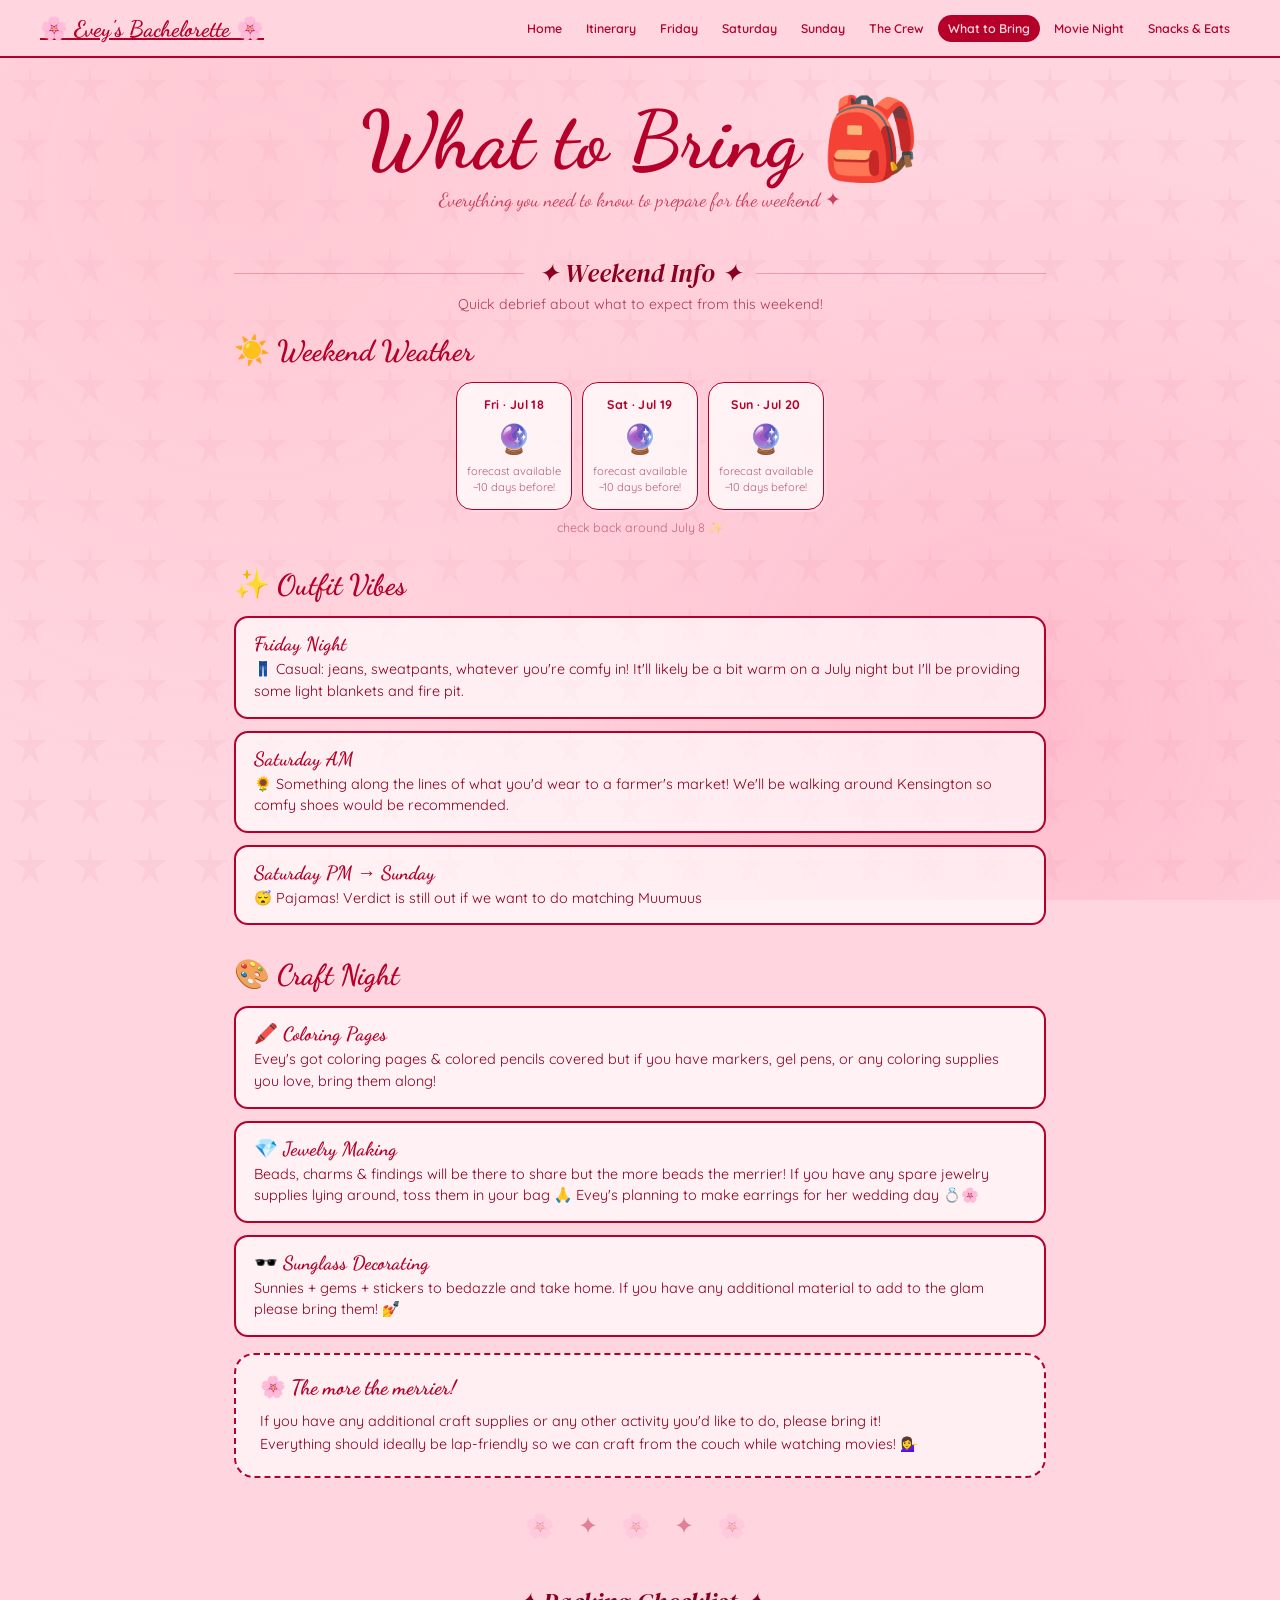
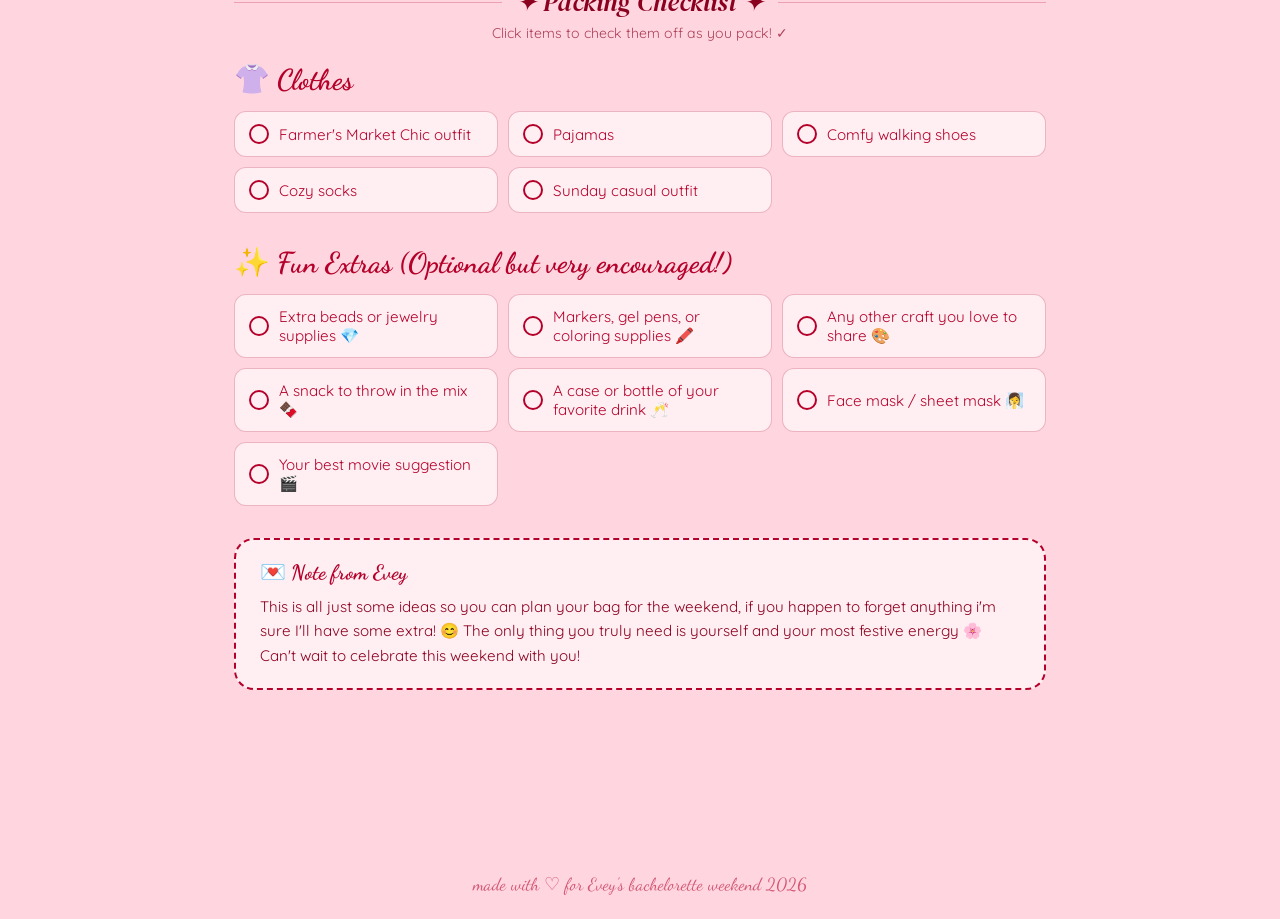
<file: packing.html>
﻿<!DOCTYPE html>
<html lang="en">
<head>
  <meta charset="UTF-8">
  <meta name="viewport" content="width=device-width, initial-scale=1.0">
  <title>What to Bring — Evey's Bachelorette 🎒</title>
  <link rel="stylesheet" href="style.css">
  <link href="https://fonts.googleapis.com/css2?family=Dancing+Script:wght@400;600;700&family=DM+Serif+Display:ital@0;1&family=Quicksand:wght@400;500;600&display=swap" rel="stylesheet">
</head>
<body>
  <div class="cursor" id="cursor"></div>
  <div class="cursor-trail" id="cursor-trail"></div>
  <div id="sparkles"></div>

  <nav>
    <div class="nav-inner">
      <a href="index.html" class="nav-logo">🌸 Evey's Bachelorette 🌸</a>
      <div class="nav-links">
        <a href="index.html">Home</a>
        <a href="itinerary.html">Itinerary</a>
        <a href="friday.html">Friday</a>
        <a href="saturday.html">Saturday</a>
        <a href="sunday.html">Sunday</a>
        <a href="guests.html">The Crew</a>
        <a href="packing.html" class="active">What to Bring</a>
        <a href="movies.html">Movie Night</a>
        <a href="menu.html">Snacks & Eats</a>
      </div>
      <button class="hamburger" id="hamburger">☰</button>
    </div>
    <div class="mobile-menu" id="mobile-menu">
      <a href="index.html">Home</a>
      <a href="itinerary.html">Itinerary</a>
      <a href="friday.html">Friday</a>
      <a href="saturday.html">Saturday</a>
      <a href="sunday.html">Sunday</a>
      <a href="guests.html">The Crew</a>
      <a href="packing.html">What to Bring</a>
      <a href="movies.html">Movie Night</a>
      <a href="menu.html">Snacks & Eats</a>
    </div>
  </nav>

  <main>
    <div class="page-container">
      <div class="">
        <h1 class="page-title">What to Bring 🎒</h1>
        <p class="page-subtitle">Everything you need to know to prepare for the weekend ✦</p>
      </div>

      <h2 class="section-heading">✦ Weekend Info ✦</h2>
      <p style="font-family:var(--font-body); font-size:0.88rem; color:var(--red-dark); opacity:0.7; text-align:center; margin-bottom:20px; margin-top:-8px;">
        Quick debrief about what to expect from this weekend!
      </p>

      <!-- Weather Widget -->
      <div class="packing-section">
        <div class="packing-section-title">☀️ Weekend Weather</div>
        <!-- <p style="font-family:var(--font-body); font-size:0.85rem; color:var(--red-dark); opacity:0.8; text-align:center; margin-bottom:16px;">
          Rockville, MD forecast for the bach weekend 🌸 Check back ~10 days before July 18 for the real numbers!
        </p> -->
        <div id="weather-widget" style="min-height:100px;">
          <p style="font-family:var(--font-body); text-align:center; color:var(--red-dark); opacity:0.5; font-size:0.9rem;">Loading forecast...</p>
        </div>
      </div>
      <script>
        (function () {
          var WMO_EMOJI = {
            0:'☀️',1:'🌤️',2:'⛅',3:'☁️',
            45:'🌫️',48:'🌫️',
            51:'🌦️',53:'🌦️',55:'🌧️',
            61:'🌧️',63:'🌧️',65:'🌧️',
            71:'🌨️',73:'🌨️',75:'❄️',77:'🌨️',
            80:'🌦️',81:'🌧️',82:'🌧️',
            85:'🌨️',86:'❄️',
            95:'⛈️',96:'⛈️',99:'⛈️'
          };
          var WMO_DESC = {
            0:'Sunny',1:'Mostly Sunny',2:'Partly Cloudy',3:'Overcast',
            45:'Foggy',48:'Foggy',
            51:'Light Drizzle',53:'Drizzle',55:'Drizzle',
            61:'Light Rain',63:'Rain',65:'Heavy Rain',
            71:'Light Snow',73:'Snow',75:'Heavy Snow',77:'Sleet',
            80:'Showers',81:'Showers',82:'Heavy Showers',
            85:'Snow Showers',86:'Heavy Snow',
            95:'Thunderstorm',96:'Thunderstorm',99:'Thunderstorm'
          };
          var DAYS = ['Sun','Mon','Tue','Wed','Thu','Fri','Sat'];

          // Fixed dates for the bach weekend
          var WEEKEND = [
            { date: '2026-07-18', label: 'Fri · Jul 18' },
            { date: '2026-07-19', label: 'Sat · Jul 19' },
            { date: '2026-07-20', label: 'Sun · Jul 20' }
          ];

          function placeholderCards() {
            var html = '<div style="display:flex;gap:10px;justify-content:center;flex-wrap:wrap;">';
            WEEKEND.forEach(function(day) {
              html += '<div style="background:rgba(255,255,255,0.75);border:1.5px solid var(--red);border-radius:16px;padding:14px 10px;text-align:center;min-width:110px;box-shadow:2px 2px 0 var(--pink);font-family:var(--font-body);">'
                + '<div style="font-weight:700;font-size:0.78rem;color:var(--red);letter-spacing:0.03em;">' + day.label + '</div>'
                + '<div style="font-size:1.8rem;margin:8px 0;">🔮</div>'
                + '<div style="font-size:0.7rem;color:var(--red-dark);opacity:0.6;line-height:1.4;">forecast available<br>~10 days before!</div>'
                + '</div>';
            });
            html += '</div>'
              + '<p style="font-family:var(--font-body);text-align:center;font-size:0.78rem;color:var(--red-dark);opacity:0.5;margin-top:10px;">'
              + 'check back around July 8 ✨'
              + '</p>';
            return html;
          }

          function renderCards(dates, highs, lows, codes) {
            var html = '<div style="display:flex;gap:10px;justify-content:center;flex-wrap:wrap;">';
            WEEKEND.forEach(function(day) {
              var idx = dates.indexOf(day.date);
              if (idx === -1) return;
              var emoji = WMO_EMOJI[codes[idx]] || '🌡️';
              var desc  = WMO_DESC[codes[idx]]  || '';
              html += '<div style="background:rgba(255,255,255,0.75);border:1.5px solid var(--red);border-radius:16px;padding:14px 10px;text-align:center;min-width:110px;box-shadow:2px 2px 0 var(--pink);font-family:var(--font-body);">'
                + '<div style="font-weight:700;font-size:0.78rem;color:var(--red);letter-spacing:0.03em;">' + day.label + '</div>'
                + '<div style="font-size:1.8rem;margin:6px 0;">' + emoji + '</div>'
                + '<div style="font-size:0.68rem;color:var(--red-dark);opacity:0.65;margin-bottom:5px;line-height:1.2;">' + desc + '</div>'
                + '<div style="font-size:0.95rem;color:var(--red-dark);font-weight:700;">' + Math.round(highs[idx]) + '°F</div>'
                + '<div style="font-size:0.75rem;color:var(--red-dark);opacity:0.5;">' + Math.round(lows[idx]) + '°F</div>'
                + '</div>';
            });
            html += '</div>';
            return html;
          }

          fetch('https://api.open-meteo.com/v1/forecast?latitude=39.084&longitude=-77.153&daily=temperature_2m_max,temperature_2m_min,weathercode&temperature_unit=fahrenheit&timezone=America%2FNew_York&start_date=2026-07-18&end_date=2026-07-20')
            .then(function(r){ return r.json(); })
            .then(function(data) {
              var w = document.getElementById('weather-widget');
              if (data.error || !data.daily || !data.daily.time || data.daily.time.length === 0) {
                w.innerHTML = placeholderCards();
              } else {
                var rendered = renderCards(data.daily.time, data.daily.temperature_2m_max, data.daily.temperature_2m_min, data.daily.weathercode);
                w.innerHTML = rendered || placeholderCards();
              }
            })
            .catch(function() {
              document.getElementById('weather-widget').innerHTML = placeholderCards();
            });
        })();
      </script>

      <!-- Outfit Vibes -->
      <div class="packing-section">
        <div class="packing-section-title">✨ Outfit Vibes</div>
        <div class="outfit-callout">
          <div class="outfit-day">
            <span class="outfit-day-name">Friday Night</span>
            <span class="outfit-desc">👖 Casual: jeans, sweatpants, whatever you're comfy in! It'll likely be a bit warm on a July night but I'll be providing some light blankets and fire pit.</span>
          </div>
          <div class="outfit-day">
            <span class="outfit-day-name">Saturday AM</span>
            <span class="outfit-desc">🌻 Something along the lines of what you'd wear to a farmer's market! We'll be walking around Kensington so comfy shoes would be recommended.</span>
          </div>
          <div class="outfit-day">
            <span class="outfit-day-name">Saturday PM → Sunday</span>
            <span class="outfit-desc">😴 Pajamas! Verdict is still out if we want to do matching Muumuus</span>
          </div>
        </div>
      </div>

      <!-- Crafts -->
      <div class="packing-section">
        <div class="packing-section-title">🎨 Craft Night</div>
        <div class="outfit-callout">
          <div class="outfit-day">
            <span class="outfit-day-name">🖍️ Coloring Pages</span>
            <span class="outfit-desc">Evey's got coloring pages & colored pencils covered but if you have markers, gel pens, or any coloring supplies you love, bring them along!</span>
          </div>
          <div class="outfit-day">
            <span class="outfit-day-name">💎 Jewelry Making</span>
            <span class="outfit-desc">Beads, charms & findings will be there to share but the more beads the merrier! If you have any spare jewelry supplies lying around, toss them in your bag 🙏 Evey's planning to make earrings for her wedding day 💍🌸</span>
          </div>
          <div class="outfit-day">
            <span class="outfit-day-name">🕶️ Sunglass Decorating</span>
            <span class="outfit-desc">Sunnies + gems + stickers to bedazzle and take home. If you have any additional material to add to the glam please bring them! 💅</span>
          </div>
        </div>
        <div class="tip-card" style="margin-top:16px;">
          <p class="tip-label">🌸 The more the merrier!</p>
          <p style="font-family:var(--font-body); font-size:0.9rem; line-height:1.6; color:var(--red-dark);">
            If you have any additional craft supplies or any other activity you'd like to do, please bring it! </br>
            Everything should ideally be lap-friendly so we can craft from the couch while watching movies! 💁‍♀️
          </p>
        </div>
      </div>

      <div class="wavy-divider">🌸 ✦ 🌸 ✦ 🌸</div>

      <h2 class="section-heading">✦ Packing Checklist ✦</h2>
      <p style="font-family:var(--font-body); font-size:0.88rem; color:var(--red-dark); opacity:0.7; text-align:center; margin-bottom:20px; margin-top:-8px;">
        Click items to check them off as you pack! ✓
      </p>

      <!-- Essentials -->
      <!-- <div class="packing-section">
        <div class="packing-section-title">🌟 Essentials</div>
        <div class="packing-grid">
          <div class="packing-item" data-id="p1"><div class="packing-check"></div>Overnight bag</div>
          <div class="packing-item" data-id="p2"><div class="packing-check"></div>Phone charger</div>
          <div class="packing-item" data-id="p3"><div class="packing-check"></div>Any medications</div>
          <div class="packing-item" data-id="p4"><div class="packing-check"></div>Metro card / cash</div>
          <div class="packing-item" data-id="p5"><div class="packing-check"></div>ID & card</div>
          <div class="packing-item" data-id="p6"><div class="packing-check"></div>Hair ties</div>
        </div>
      </div> -->

      <!-- Clothes -->
      <div class="packing-section">
        <div class="packing-section-title">👚 Clothes</div>
        <div class="packing-grid">
          <div class="packing-item" data-id="c1"><div class="packing-check"></div>Farmer's Market Chic outfit</div>
          <div class="packing-item" data-id="c2"><div class="packing-check"></div>Pajamas</div>
          <div class="packing-item" data-id="c3"><div class="packing-check"></div>Comfy walking shoes</div>
          <div class="packing-item" data-id="c4"><div class="packing-check"></div>Cozy socks</div>
          <div class="packing-item" data-id="c5"><div class="packing-check"></div>Sunday casual outfit</div>
        </div>
      </div>

      <!-- Toiletries -->
      <!-- <div class="packing-section">
        <div class="packing-section-title">🧴 Toiletries</div>
        <div class="packing-grid">
          <div class="packing-item" data-id="t1"><div class="packing-check"></div>Toothbrush & paste</div>
          <div class="packing-item" data-id="t2"><div class="packing-check"></div>Face wash / skincare</div>
          <div class="packing-item" data-id="t3"><div class="packing-check"></div>Makeup (if you want!)</div>
          <div class="packing-item" data-id="t4"><div class="packing-check"></div>Sunscreen ☀️</div>
          <div class="packing-item" data-id="t5"><div class="packing-check"></div>Deodorant</div>
          <div class="packing-item" data-id="t6"><div class="packing-check"></div>Hair brush / products</div>
        </div>
      </div> -->

      <!-- Fun Extras -->
      <div class="packing-section">
        <div class="packing-section-title">✨ Fun Extras (Optional but very encouraged!)</div>
        <div class="packing-grid">
          <div class="packing-item" data-id="f1"><div class="packing-check"></div>Extra beads or jewelry supplies 💎</div>
          <div class="packing-item" data-id="f2"><div class="packing-check"></div>Markers, gel pens, or coloring supplies 🖍️</div>
          <div class="packing-item" data-id="f3"><div class="packing-check"></div>Any other craft you love to share 🎨</div>
          <div class="packing-item" data-id="f4"><div class="packing-check"></div>A snack to throw in the mix 🍫</div>
          <div class="packing-item" data-id="f5"><div class="packing-check"></div>A case or bottle of your favorite drink 🥂</div>
          <div class="packing-item" data-id="f6"><div class="packing-check"></div>Face mask / sheet mask 🧖‍♀️</div>
          <div class="packing-item" data-id="f7"><div class="packing-check"></div>Your best movie suggestion 🎬</div>
        </div>
      </div>

      <div class="tip-card" style="margin-top: 20px;">
        <p class="tip-label">💌 Note from Evey</p>
        <p style="font-family:var(--font-body); font-size:0.95rem; line-height:1.6; color:var(--red-dark);">
          This is all just some ideas so you can plan your bag for the weekend, if you happen to forget anything i'm sure I'll have some extra! 😊
          The only thing you truly need is yourself and your most festive energy 🌸 
          Can't wait to celebrate this weekend with you!
        </p>
      </div>

    </div>
  </main>

  <footer>made with ♡ for Evey's bachelorette weekend 2026</footer>
  <script src="config.js"></script>
  <script src="main.js"></script>
</body>
</html>
</file>
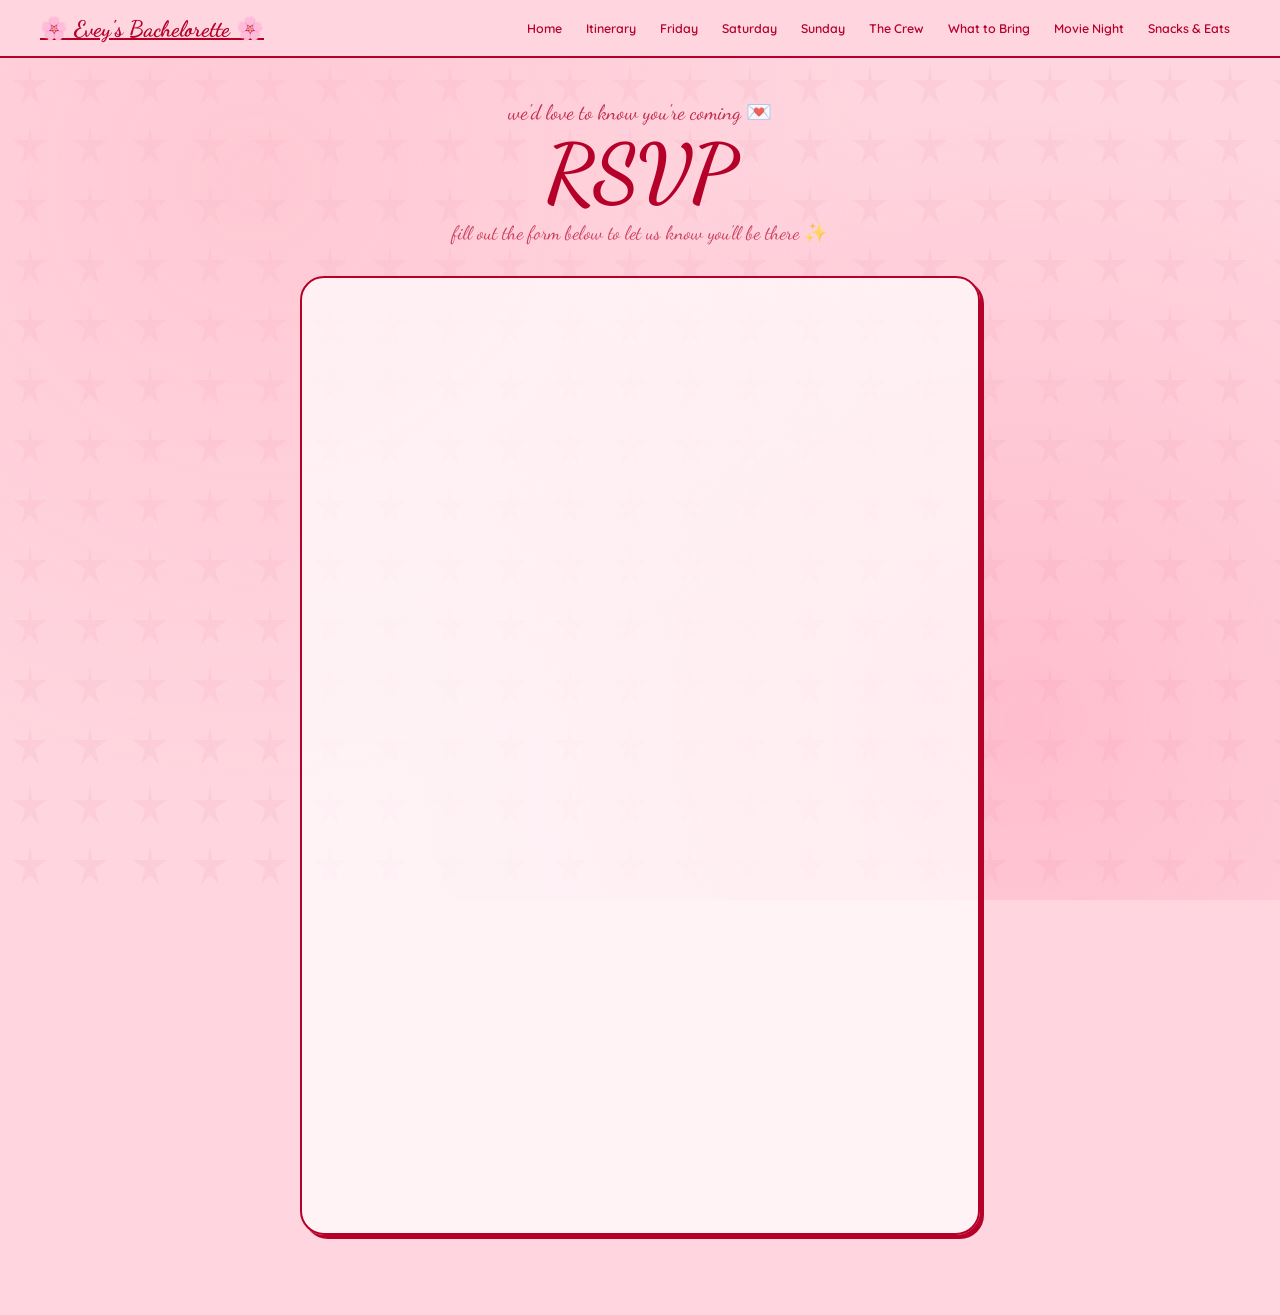
<file: rsvp.html>
﻿<!DOCTYPE html>
<html lang="en">
<head>
  <meta charset="UTF-8">
  <meta name="viewport" content="width=device-width, initial-scale=1.0">
  <title>RSVP — Evey's Bachelorette 💌</title>
  <link rel="stylesheet" href="style.css">
  <link href="https://fonts.googleapis.com/css2?family=Dancing+Script:wght@400;600;700&family=DM+Serif+Display:ital@0;1&family=Quicksand:wght@400;500;600&display=swap" rel="stylesheet">
  <style>
    .rsvp-page {
      display: flex;
      flex-direction: column;
      align-items: center;
      text-align: center;
      padding: 100px 20px 80px;
    }
    .rsvp-iframe-wrap {
      background: rgba(255,255,255,0.7);
      border: 2px solid var(--red);
      border-radius: 24px;
      overflow: hidden;
      box-shadow: 4px 4px 0px var(--red);
      max-width: 680px;
      width: 100%;
      margin: 0 auto;
    }
    .rsvp-iframe-wrap iframe {
      display: block;
      width: 100%;
      border: none;
    }
    @media (max-width: 600px) {
      .rsvp-iframe-wrap iframe { height: 1100px; }
    }
  </style>
</head>
<body>
  <div class="cursor" id="cursor"></div>
  <div class="cursor-trail" id="cursor-trail"></div>
  <div id="sparkles"></div>

  <nav>
    <div class="nav-inner">
      <a href="index.html" class="nav-logo">🌸 Evey's Bachelorette 🌸</a>
      <div class="nav-links">
        <a href="index.html">Home</a>
        <a href="itinerary.html">Itinerary</a>
        <a href="friday.html">Friday</a>
        <a href="saturday.html">Saturday</a>
        <a href="sunday.html">Sunday</a>
        <a href="guests.html">The Crew</a>
        <a href="packing.html">What to Bring</a>
        <a href="movies.html">Movie Night</a>
        <a href="menu.html">Snacks & Eats</a>
      </div>
      <button class="hamburger" id="hamburger">☰</button>
    </div>
    <div class="mobile-menu" id="mobile-menu">
      <a href="index.html">Home</a>
      <a href="itinerary.html">Itinerary</a>
      <a href="friday.html">Friday</a>
      <a href="saturday.html">Saturday</a>
      <a href="sunday.html">Sunday</a>
      <a href="guests.html">The Crew</a>
      <a href="packing.html">What to Bring</a>
      <a href="movies.html">Movie Night</a>
      <a href="menu.html">Snacks & Eats</a>
    </div>
  </nav>

  <main class="rsvp-page">
    <p class="you-are-invited">we'd love to know you're coming 💌</p>
    <h1 class="page-title">RSVP</h1>
    <p class="page-subtitle" style="margin-bottom: 32px;">fill out the form below to let us know you'll be there ✨</p>

    <div class="rsvp-iframe-wrap">
      <iframe
        src="https://docs.google.com/forms/d/e/1FAIpQLSdRagMEDiLdmw5jdDfOjae5WhulEPQzwAY9Hzgqn_oITx3nJw/viewform?embedded=true"
        height="955"
        frameborder="0"
        marginheight="0"
        marginwidth="0">Loading…</iframe>
    </div>
  </main>

  <script src="config.js"></script>
  <script src="main.js"></script>
</body>
</html>
</file>
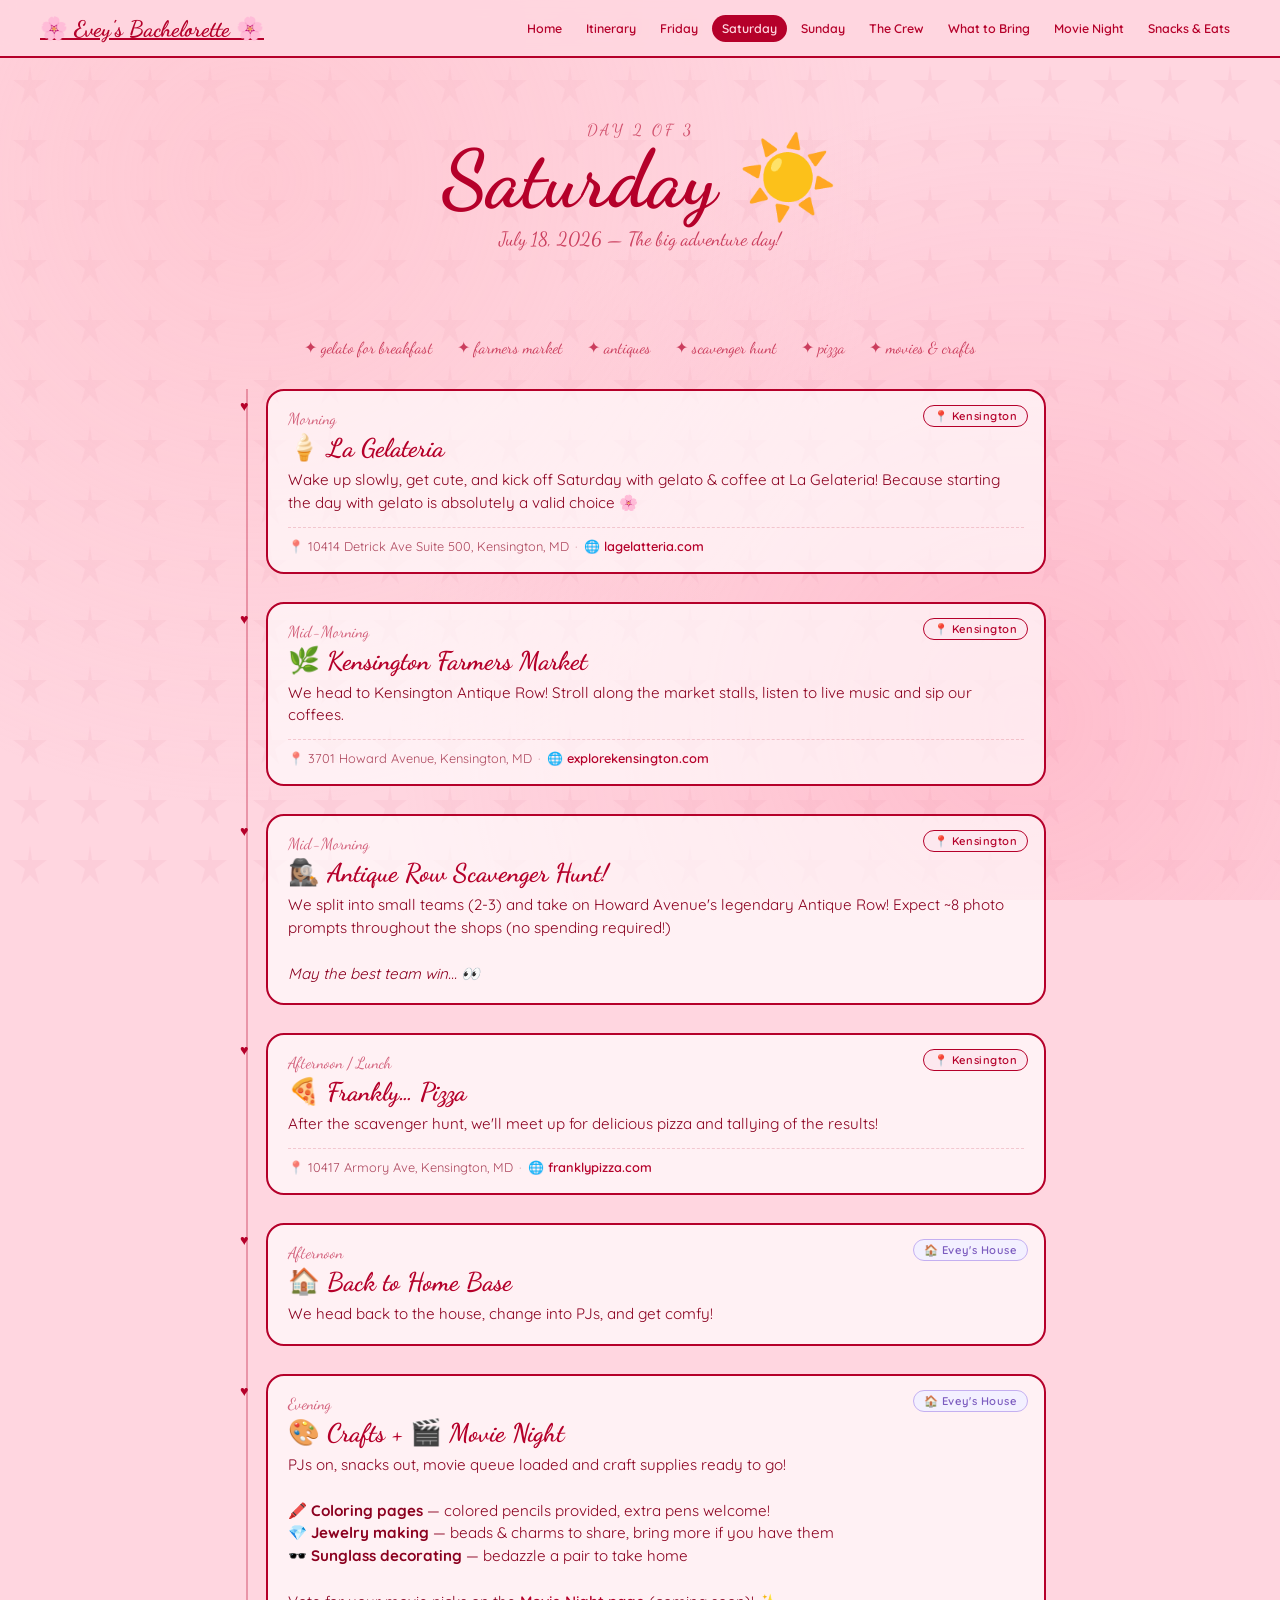
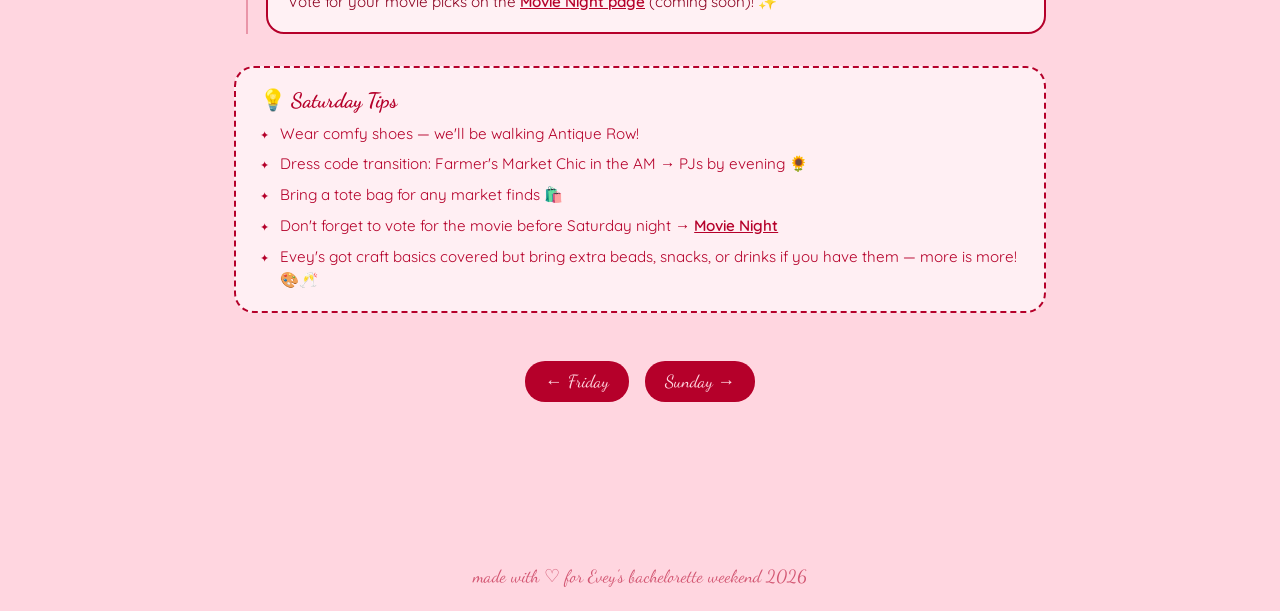
<file: saturday.html>
﻿<!DOCTYPE html>
<html lang="en">
<head>
  <meta charset="UTF-8">
  <meta name="viewport" content="width=device-width, initial-scale=1.0">
  <title>Saturday — Evey's Bachelorette ☀️</title>
  <link rel="stylesheet" href="style.css">
  <link href="https://fonts.googleapis.com/css2?family=Dancing+Script:wght@400;600;700&family=DM+Serif+Display:ital@0;1&family=Quicksand:wght@400;500;600&display=swap" rel="stylesheet">
</head>
<body>
  <div class="cursor" id="cursor"></div>
  <div class="cursor-trail" id="cursor-trail"></div>
  <div id="sparkles"></div>

  <nav>
    <div class="nav-inner">
      <a href="index.html" class="nav-logo">🌸 Evey's Bachelorette 🌸</a>
      <div class="nav-links">
        <a href="index.html">Home</a>
        <a href="itinerary.html">Itinerary</a>
        <a href="friday.html">Friday</a>
        <a href="saturday.html" class="active">Saturday</a>
        <a href="sunday.html">Sunday</a>
        <a href="guests.html">The Crew</a>
        <a href="packing.html">What to Bring</a>
        <a href="movies.html">Movie Night</a>
        <a href="menu.html">Snacks & Eats</a>
      </div>
      <button class="hamburger" id="hamburger">☰</button>
    </div>
    <div class="mobile-menu" id="mobile-menu">
      <a href="index.html">Home</a>
      <a href="itinerary.html">Itinerary</a>
      <a href="friday.html">Friday</a>
      <a href="saturday.html">Saturday</a>
      <a href="sunday.html">Sunday</a>
      <a href="guests.html">The Crew</a>
      <a href="packing.html">What to Bring</a>
      <a href="movies.html">Movie Night</a>
      <a href="menu.html">Snacks & Eats</a>
    </div>
  </nav>

  <main>
    <div class="page-container">
      <div class="day-hero">
        <p class="day-number">Day 2 of 3</p>
        <h1 class="page-title">Saturday ☀️</h1>
        <p class="page-subtitle">July 18, 2026 — The big adventure day!</p>
      </div>

      <div class="vibe-banner-inline">
        <span>✦ gelato for breakfast</span>
        <span>✦ farmers market</span>
        <span>✦ antiques</span>
        <span>✦ scavenger hunt</span>
        <span>✦ pizza</span>
        <span>✦ movies & crafts</span>
      </div>

      <div class="timeline">

        <div class="timeline-item">
          <div class="timeline-card">
            <div class="timeline-time">Morning</div>
            <span class="location-badge kensington">📍 Kensington</span>
            <div class="timeline-title">🍦 La Gelateria</div>
            <div class="timeline-desc">
              Wake up slowly, get cute, and kick off Saturday with gelato &amp; coffee at La Gelateria!
              Because starting the day with gelato is absolutely a valid choice 🌸
            </div>
            <div class="venue-info">
              <span class="venue-address">📍 10414 Detrick Ave Suite 500, Kensington, MD</span>
              <span class="venue-sep">·</span>
              <a href="https://lagelatteria.com/" target="_blank" class="venue-link">🌐 lagelatteria.com</a>
            </div>
          </div>
        </div>

        <div class="timeline-item">
          <div class="timeline-card">
            <div class="timeline-time">Mid-Morning</div>
            <span class="location-badge kensington">📍 Kensington</span>
            <div class="timeline-title">🌿 Kensington Farmers Market</div>
            <div class="timeline-desc">
              We head to Kensington Antique Row! Stroll along the market stalls, listen to live music and sip our coffees. 
            </div>
            <div class="venue-info">
              <span class="venue-address">📍 3701 Howard Avenue, Kensington, MD</span>
              <span class="venue-sep">·</span>
              <a href="https://explorekensington.com/about-the-farmers-market/" target="_blank" class="venue-link">🌐 explorekensington.com</a>
            </div>
          </div>
        </div>

        <div class="timeline-item">
          <div class="timeline-card">
            <div class="timeline-time">Mid-Morning</div>
            <span class="location-badge kensington">📍 Kensington</span>
            <div class="timeline-title">🕵🏽‍♀️ Antique Row Scavenger Hunt!</div>
            <div class="timeline-desc">
              We split into small teams (2-3) and take on Howard Avenue's legendary Antique Row!
              Expect ~8 photo prompts throughout the shops (no spending required!)
              <br><br>
              <em>May the best team win... 👀</em>
            </div>
          </div>
        </div>

        <!-- <div class="timeline-item">
          <div class="timeline-card">
            <div class="timeline-time">Late Morning / Early Afternoon</div>
            <span class="location-badge kensington">📍 Kensington</span>
            <div class="timeline-title">🍷 Wine & Wind Down</div>
            <div class="timeline-desc">
              After the hunt, pop into Knowles Station Wine &amp; Co for a little wind-down moment — 
              wine, good company, celebrate the winning scavenger hunt team 🏆
            </div>
          </div>
        </div> -->

        <div class="timeline-item">
          <div class="timeline-card">
            <div class="timeline-time">Afternoon / Lunch</div>
            <span class="location-badge kensington">📍 Kensington</span>
            <div class="timeline-title">🍕 Frankly… Pizza</div>
            <div class="timeline-desc">
              After the scavenger hunt, we'll meet up for delicious pizza and tallying of the results! 
              <!-- <br><br> -->
              <!-- <em>Regroup. Refuel. Reward. 🏆</em> -->
            </div>
            <div class="venue-info">
              <span class="venue-address">📍 10417 Armory Ave, Kensington, MD</span>
              <span class="venue-sep">·</span>
              <a href="https://www.franklypizza.com/" target="_blank" class="venue-link">🌐 franklypizza.com</a>
            </div>
          </div>
        </div>

        <div class="timeline-item">
          <div class="timeline-card">
            <div class="timeline-time">Afternoon</div>
            <span class="location-badge home">🏠 Evey's House</span>
            <div class="timeline-title">🏠 Back to Home Base</div>
            <div class="timeline-desc">
              We head back to the house, change into PJs, and get comfy!
            </div>
          </div>
        </div>

        <div class="timeline-item">
          <div class="timeline-card">
            <div class="timeline-time">Evening</div>
            <span class="location-badge home">🏠 Evey's House</span>
            <div class="timeline-title">🎨 Crafts + 🎬 Movie Night</div>
            <div class="timeline-desc">
              PJs on, snacks out, movie queue loaded and craft supplies ready to go!
              <!-- Evey's got the basics covered but bring any craft supplies, snacks, or drinks you want to throw into the mix, the more the merrier! All crafts are couch &amp; lap-friendly, zero mess 🙌 -->
              <br><br>
              🖍️ <strong>Coloring pages</strong> — colored pencils provided, extra pens welcome!<br>
              💎 <strong>Jewelry making</strong> — beads &amp; charms to share, bring more if you have them<br>
              🕶️ <strong>Sunglass decorating</strong> — bedazzle a pair to take home<br>
              <br>
              Vote for your movie picks on the
              <a href="movies.html" style="color:var(--red);font-weight:600;">Movie Night page</a> (coming soon)!
               ✨
            </div>
          </div>
        </div>

      </div>

      <!-- <div class="scavenger-teaser">
        <p class="st-title">🗺️ Scavenger Hunt Highlights</p>
        <div class="shop-chips">
          <span class="shop-chip">🦴 The Cusp of Extinction</span>
          <span class="shop-chip">💍 Goldsborough Glynn</span>
          <span class="shop-chip">👗 M.O.B. Vintage</span>
          <span class="shop-chip">🌿 Joyful Heart Reclaimed</span>
          <span class="shop-chip">🏛️ West Howard Antiques</span>
          <span class="shop-chip">🍽️ The Dish &amp; Dram</span>
          <span class="shop-chip">🍷 Knowles Station Wine</span>
        </div>
      </div> -->

      <div class="tip-card">
        <p class="tip-label">💡 Saturday Tips</p>
        <ul class="tip-list">
          <li>Wear comfy shoes — we'll be walking Antique Row!</li>
          <li>Dress code transition: Farmer's Market Chic in the AM → PJs by evening 🌻</li>
          <li>Bring a tote bag for any market finds 🛍️</li>
          <li>Don't forget to vote for the movie before Saturday night → <a href="movies.html">Movie Night</a></li>
          <li>Evey's got craft basics covered but bring extra beads, snacks, or drinks if you have them — more is more! 🎨🥂</li>
        </ul>
      </div>

      <div class="page-nav-row">
        <a href="friday.html" class="day-link">← Friday</a>
        <a href="sunday.html" class="day-link">Sunday →</a>
      </div>
    </div>
  </main>

  <footer>made with ♡ for Evey's bachelorette weekend 2026</footer>
  <script src="config.js"></script>
  <script src="main.js"></script>
</body>
</html>
</file>
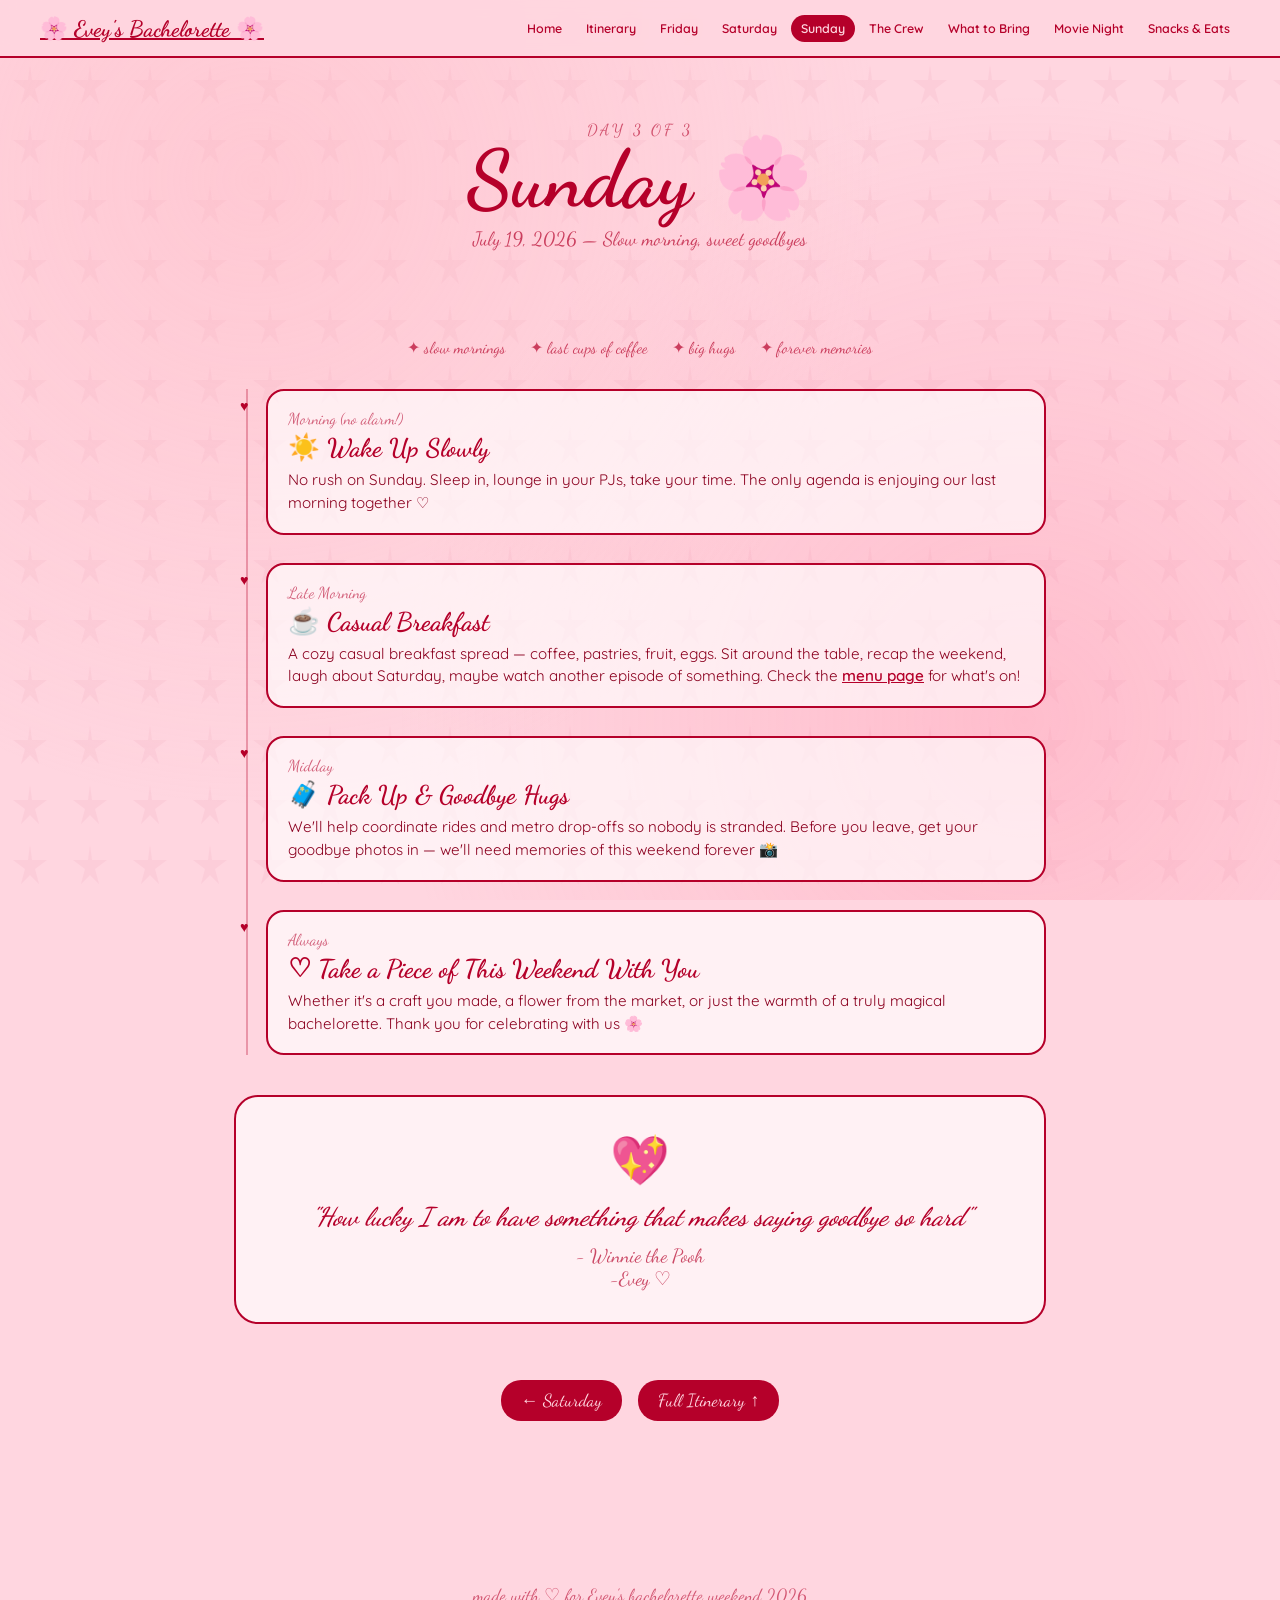
<file: sunday.html>
﻿<!DOCTYPE html>
<html lang="en">
<head>
  <meta charset="UTF-8">
  <meta name="viewport" content="width=device-width, initial-scale=1.0">
  <title>Sunday — Evey's Bachelorette 🌸</title>
  <link rel="stylesheet" href="style.css">
  <link href="https://fonts.googleapis.com/css2?family=Dancing+Script:wght@400;600;700&family=DM+Serif+Display:ital@0;1&family=Quicksand:wght@400;500;600&display=swap" rel="stylesheet">
</head>
<body>
  <div class="cursor" id="cursor"></div>
  <div class="cursor-trail" id="cursor-trail"></div>
  <div id="sparkles"></div>

  <nav>
    <div class="nav-inner">
      <a href="index.html" class="nav-logo">🌸 Evey's Bachelorette 🌸</a>
      <div class="nav-links">
        <a href="index.html">Home</a>
        <a href="itinerary.html">Itinerary</a>
        <a href="friday.html">Friday</a>
        <a href="saturday.html">Saturday</a>
        <a href="sunday.html" class="active">Sunday</a>
        <a href="guests.html">The Crew</a>
        <a href="packing.html">What to Bring</a>
        <a href="movies.html">Movie Night</a>
        <a href="menu.html">Snacks & Eats</a>
      </div>
      <button class="hamburger" id="hamburger">☰</button>
    </div>
    <div class="mobile-menu" id="mobile-menu">
      <a href="index.html">Home</a>
      <a href="itinerary.html">Itinerary</a>
      <a href="friday.html">Friday</a>
      <a href="saturday.html">Saturday</a>
      <a href="sunday.html">Sunday</a>
      <a href="guests.html">The Crew</a>
      <a href="packing.html">What to Bring</a>
      <a href="movies.html">Movie Night</a>
      <a href="menu.html">Snacks & Eats</a>
    </div>
  </nav>

  <main>
    <div class="page-container">
      <div class="day-hero">
        <p class="day-number">Day 3 of 3</p>
        <h1 class="page-title">Sunday 🌸</h1>
        <p class="page-subtitle">July 19, 2026 — Slow morning, sweet goodbyes</p>
      </div>

      <div class="vibe-banner-inline">
        <span>✦ slow mornings</span>
        <span>✦ last cups of coffee</span>
        <span>✦ big hugs</span>
        <span>✦ forever memories</span>
      </div>

      <div class="timeline">

        <div class="timeline-item">
          <div class="timeline-card">
            <div class="timeline-time">Morning (no alarm!)</div>
            <div class="timeline-title">☀️ Wake Up Slowly</div>
            <div class="timeline-desc">
              No rush on Sunday. Sleep in, lounge in your PJs, take your time. 
              The only agenda is enjoying our last morning together ♡
            </div>
          </div>
        </div>

        <div class="timeline-item">
          <div class="timeline-card">
            <div class="timeline-time">Late Morning</div>
            <div class="timeline-title">☕ Casual Breakfast</div>
            <div class="timeline-desc">
              A cozy casual breakfast spread — coffee, pastries, fruit, eggs. 
              Sit around the table, recap the weekend, laugh about Saturday, 
              maybe watch another episode of something. Check the 
              <a href="menu.html" style="color:var(--red);font-weight:600;">menu page</a> for what's on!
            </div>
          </div>
        </div>

        <div class="timeline-item">
          <div class="timeline-card">
            <div class="timeline-time">Midday</div>
            <div class="timeline-title">🧳 Pack Up & Goodbye Hugs</div>
            <div class="timeline-desc">
              We'll help coordinate rides and metro drop-offs so nobody is stranded. 
              Before you leave, get your goodbye photos in — we'll need memories of this weekend forever 📸
            </div>
          </div>
        </div>

        <div class="timeline-item">
          <div class="timeline-card">
            <div class="timeline-time">Always</div>
            <div class="timeline-title">♡ Take a Piece of This Weekend With You</div>
            <div class="timeline-desc">
              Whether it's a craft you made, a flower from the market, 
              or just the warmth of a truly magical bachelorette. 
              Thank you for celebrating with us 🌸
            </div>
          </div>
        </div>

      </div>

      <div class="closing-card">
        <p class="closing-emoji">💖</p>
        <p class="closing-text">
          "How lucky I am to have something that makes saying goodbye so hard"
        </p>
        <p class="closing-sig">- Winnie the Pooh</p>
        <p class="closing-sig">-Evey ♡</p>
      </div>

      <div class="page-nav-row">
        <a href="saturday.html" class="day-link">← Saturday</a>
        <a href="itinerary.html" class="day-link">Full Itinerary ↑</a>
      </div>
    </div>
  </main>

  <footer>made with ♡ for Evey's bachelorette weekend 2026</footer>
  <script src="config.js"></script>
  <script src="main.js"></script>
</body>
</html>
</file>
<file: style.css>
/* ============================================
   EVEY'S BACH WEEKEND — MAIN STYLESHEET
   Pink & Red, Whimsical, 2000s-meets-cottagecore
   ============================================ */

@import url('https://cdn.cursors-4u.net/cursors/animated/slapping-cat-1348ecde-128.css');

:root {
  --pink: #FFD6E0;
  --pink-mid: #FFB3C6;
  --pink-dark: #FF85A1;
  --red: #B5002A;
  --red-dark: #8B001F;
  --cream: #FFF5F7;
  --white: #FFFFFF;
  --font-script: 'Dancing Script', cursive;
  --font-serif: 'DM Serif Display', serif;
  --font-body: 'Quicksand', sans-serif;
}

/* ======== RESET & BASE ======== */
*, *::before, *::after { box-sizing: border-box; margin: 0; padding: 0; }

html { scroll-behavior: smooth; }

body {
  background-color: var(--pink);
  color: var(--red);
  font-family: var(--font-body);
  /* cursor: url('https://cdn.cursors-4u.net/previews/cute-bunny-holding-heart-8aaf3d52-32.webp') 0 0, auto !important; */
  overflow-x: hidden;
  min-height: 100vh;
}

body::before {
  content: '';
  position: fixed;
  inset: 0;
  background-image:
    radial-gradient(circle at 20% 20%, rgba(255,182,193,0.4) 0%, transparent 50%),
    radial-gradient(circle at 80% 80%, rgba(255,133,161,0.3) 0%, transparent 50%),
    url("data:image/svg+xml,%3Csvg width='60' height='60' viewBox='0 0 60 60' xmlns='http://www.w3.org/2000/svg'%3E%3Cg fill='none' fill-rule='evenodd'%3E%3Cg fill='%23B5002A' fill-opacity='0.04'%3E%3Cpath d='M30 5 L32 20 L47 20 L35 29 L39 44 L30 35 L21 44 L25 29 L13 20 L28 20 Z'/%3E%3C/g%3E%3C/g%3E%3C/svg%3E");
  pointer-events: none;
  z-index: 0;
}

/* ======== CUSTOM CURSOR ======== */
.cursor, .cursor-trail { display: none; }

/* sparkles */
.sparkle {
  position: fixed;
  pointer-events: none;
  font-size: 16px;
  animation: sparkle-fade 0.8s ease-out forwards;
  z-index: 9997;
}

@keyframes sparkle-fade {
  0% { transform: translate(-50%,-50%) scale(0) rotate(0deg); opacity: 1; }
  100% { transform: translate(-50%,-50%) scale(1.5) rotate(180deg) translateY(-30px); opacity: 0; }
}

/* ======== NAVIGATION ======== */
nav {
  position: fixed;
  top: 0;
  left: 0;
  right: 0;
  z-index: 100;
  background: rgba(255,214,224,0.92);
  backdrop-filter: blur(8px);
  border-bottom: 2px solid var(--red);
  padding: 0 24px;
}

.nav-inner {
  display: flex;
  align-items: center;
  gap: 12px;
  max-width: 1200px;
  margin: 0 auto;
  height: 56px;
}

.nav-logo {
  font-family: var(--font-script);
  font-size: 1.4rem;
  font-weight: 700;
  color: var(--red);
  white-space: nowrap;
  margin-right: auto;
}

.nav-links {
  display: flex;
  gap: 4px;
  flex-wrap: nowrap;
  overflow-x: hidden;
}

.nav-links a {
  font-family: var(--font-body);
  font-size: 0.78rem;
  font-weight: 600;
  color: var(--red);
  text-decoration: none;
  padding: 6px 10px;
  border-radius: 20px;
  white-space: nowrap;
  transition: background 0.2s, color 0.2s;
  display: inline-block;
  -webkit-font-smoothing: antialiased;
  will-change: background-color;
}

.nav-links a:hover, .nav-links a.active {
  background: var(--red);
  color: var(--pink);
}

.nav-links a[href="rsvp.html"] {
  background: #E8336A;
  color: #fff;
  font-weight: 700;
  box-shadow: 0 2px 0 #b5184a;
}
.nav-links a[href="rsvp.html"]:hover {
  background: #d4154c;
  color: #fff;
}

.hamburger {
  display: none;
  background: none;
  border: none;
  font-size: 1.5rem;
  color: var(--red);
  cursor: pointer;
}

.mobile-menu {
  display: none;
  flex-direction: column;
  padding: 12px 0;
  gap: 4px;
}

.mobile-menu.open { display: flex; }

.mobile-menu a {
  font-family: var(--font-body);
  font-weight: 600;
  color: var(--red);
  text-decoration: none;
  padding: 10px 16px;
  border-radius: 8px;
  transition: background 0.2s;
}
.mobile-menu a:hover { background: rgba(181,0,42,0.1); }

@media (max-width: 900px) {
  .nav-links { display: none; }
  .hamburger { display: block; }
}

/* ======== PAGE WRAPPER ======== */
main {
  position: relative;
  z-index: 1;
  padding-top: 80px;
  min-height: 100vh;
  padding-bottom: 60px;
}

/* ======== HERO PAGE ======== */
.hero-page {
  display: flex;
  flex-direction: column;
  align-items: center;
  text-align: center;
  padding: 80px 20px 60px;
}

.doodle {
  font-family: var(--font-script);
  font-size: 1.2rem;
  color: var(--red);
  opacity: 0.6;
  position: absolute;
}
.doodle-banner { top: 80px; left: 20px; font-size: 1.8rem; }
.doodle-stars-tl { top: 100px; left: 80px; }
.doodle-hearts-tr { top: 80px; right: 30px; font-size: 1.8rem; }

.hero-banner-img {
  max-width: 720px;
  width: 100%;
  border-radius: 24px;
  /* box-shadow: 4px 4px 0px var(--pink); */
  display: block;
  margin: 0 auto;
}

.you-are-invited {
  font-family: var(--font-script);
  font-size: 1.3rem;
  color: var(--red);
  opacity: 0.8;
  margin-bottom: 8px;
  animation: float 3s ease-in-out infinite;
}

.hero-title {
  font-family: var(--font-script);
  color: var(--red);
  line-height: 0.95;
  margin-bottom: 16px;
}
.title-line1 { display: block; font-size: clamp(4rem, 15vw, 8rem); font-weight: 700; }
.title-line2 { display: block; font-size: clamp(5rem, 18vw, 10rem); font-weight: 700; }
.title-line3 { display: block; font-size: clamp(4rem, 15vw, 8rem); font-weight: 700; }

.champagne-doodle {
  font-size: 3rem;
  animation: wiggle 2s ease-in-out infinite;
  margin: 16px 0;
}
.hero-gif {
  width: 160px;
  margin: 12px auto 0;
  display: block;
}

.hero-details {
  display: flex;
  gap: 16px;
  flex-wrap: wrap;
  justify-content: center;
  margin: 24px 0;
}

.detail-card {
  background: rgba(255,255,255,0.6);
  border: 2px solid var(--red);
  border-radius: 16px;
  padding: 12px 20px;
  min-width: 120px;
}
.detail-card.float-1 { animation: float 3s 0s ease-in-out infinite; }
.detail-card.float-2 { animation: float 3s 0.5s ease-in-out infinite; }
.detail-card.float-3 { animation: float 3s 1s ease-in-out infinite; }

.detail-label {
  font-family: var(--font-script);
  font-size: 0.9rem;
  opacity: 0.7;
  text-transform: lowercase;
}
.detail-value {
  font-family: var(--font-script);
  font-size: 1.3rem;
  font-weight: 700;
}

/* vibes marquee */
.vibes-banner {
  overflow: hidden;
  width: 100vw;
  background: var(--red);
  color: var(--pink);
  font-family: var(--font-script);
  font-size: 1.2rem;
  padding: 10px 0;
  margin: 24px 0;
}
.vibes-track {
  display: flex;
  gap: 32px;
  white-space: nowrap;
  animation: marquee 18s linear infinite;
}
.vibes-track span { flex-shrink: 0; padding: 0 24px; }

@keyframes marquee {
  0% { transform: translateX(0); }
  100% { transform: translateX(-50%); }
}


.dress-code-card {
  background: rgba(255,255,255,0.7);
  border: 2px dashed var(--red);
  border-radius: 20px;
  padding: 14px 28px;
  margin: 16px 0 28px;
}
.dc-label {
  font-family: var(--font-script);
  font-size: 0.9rem;
  opacity: 0.6;
}
.dc-value {
  font-family: var(--font-script);
  font-size: 1.5rem;
  font-weight: 700;
}

/* nav cards grid */
.nav-cards {
  display: flex;
  flex-wrap: wrap;
  gap: 16px;
  justify-content: center;
  max-width: 700px;
  margin: 0 auto 32px;
}

.nav-card {
  display: flex;
  flex-direction: column;
  align-items: center;
  gap: 8px;
  background: rgba(255,255,255,0.65);
  border: 2px solid var(--red);
  border-radius: 20px;
  padding: 20px 24px;
  text-decoration: none;
  color: var(--red);
  font-family: var(--font-script);
  font-size: 1.1rem;
  font-weight: 600;
  transition: transform 0.2s, background 0.2s;
  min-width: 120px;
}
.nav-card:hover {
  background: var(--red);
  color: var(--pink);
  transform: rotate(-2deg) scale(1.05);
}
.nc-emoji { font-size: 2rem; }

.bottom-doodles {
  display: flex;
  gap: 24px;
  font-size: 1.5rem;
  opacity: 0.5;
  animation: float 3s ease-in-out infinite;
}

/* ======== SHARED PAGE STYLES ======== */
.page-container {
  max-width: 860px;
  margin: 0 auto;
  padding: 20px 24px 80px;
}

.page-title {
  font-family: var(--font-script);
  font-size: clamp(3rem, 10vw, 5rem);
  font-weight: 700;
  color: var(--red);
  text-align: center;
  margin-bottom: 8px;
  line-height: 1;
}

.page-subtitle {
  font-family: var(--font-script);
  font-size: 1.2rem;
  color: var(--red);
  opacity: 0.7;
  text-align: center;
  margin-bottom: 40px;
}

.wavy-divider {
  text-align: center;
  font-size: 1.5rem;
  opacity: 0.4;
  margin: 20px 0;
  letter-spacing: 8px;
}

/* ======== ITINERARY PAGE ======== */
.itinerary-frame {
  background: rgba(255,255,255,0.5);
  border: 3px solid var(--red);
  border-radius: 40px;
  padding: 40px;
  position: relative;
  box-shadow: 4px 4px 0px var(--red);
}

.itinerary-frame::before {
  content: '♡';
  position: absolute;
  top: -16px;
  left: 50%;
  transform: translateX(-50%);
  background: var(--pink);
  padding: 0 12px;
  font-size: 1.5rem;
  color: var(--red);
}

.day-section {
  margin-bottom: 36px;
}

.day-title {
  font-family: var(--font-script);
  font-size: 2.4rem;
  font-weight: 700;
  color: var(--red);
  margin-bottom: 16px;
  display: flex;
  align-items: center;
  gap: 12px;
}

.day-items {
  display: flex;
  flex-direction: column;
  gap: 12px;
}

.day-item {
  display: flex;
  align-items: flex-start;
  gap: 14px;
  background: rgba(255,255,255,0.6);
  border: 1.5px solid rgba(181,0,42,0.3);
  border-radius: 14px;
  padding: 14px 18px;
  transition: transform 0.2s, border-color 0.2s;
}
.day-item:hover {
  transform: translateX(6px);
  border-color: var(--red);
}

.day-item-emoji { font-size: 1.4rem; }
.day-item-text {
  font-family: var(--font-body);
  font-size: 1rem;
  line-height: 1.4;
}
.day-item-time {
  font-family: var(--font-script);
  font-size: 0.9rem;
  opacity: 0.6;
}

.day-link {
  display: inline-flex;
  align-items: center;
  gap: 8px;
  background: var(--red);
  color: var(--pink);
  text-decoration: none;
  font-family: var(--font-script);
  font-size: 1.1rem;
  padding: 10px 20px;
  border-radius: 20px;
  margin-top: 16px;
  transition: transform 0.2s, opacity 0.2s;
}
.day-link:hover { transform: scale(1.05); opacity: 0.9; }

/* ======== DAY DEEP DIVE PAGES ======== */
.day-hero {
  text-align: center;
  padding: 20px 0 32px;
}

.day-number {
  font-family: var(--font-script);
  font-size: 1rem;
  opacity: 0.6;
  text-transform: uppercase;
  letter-spacing: 3px;
}

.timeline {
  position: relative;
  padding-left: 32px;
}
.timeline::before {
  content: '';
  position: absolute;
  left: 12px;
  top: 0;
  bottom: 0;
  width: 2px;
  background: var(--red);
  opacity: 0.3;
}

.timeline-item {
  position: relative;
  margin-bottom: 28px;
}
.timeline-item::before {
  content: '♥';
  position: absolute;
  left: -26px;
  top: 8px;
  color: var(--red);
  font-size: 0.9rem;
}

.timeline-card {
  background: rgba(255,255,255,0.65);
  border: 2px solid var(--red);
  border-radius: 18px;
  padding: 18px 20px;
  transition: transform 0.2s;
  position: relative;
}
.timeline-card:hover { transform: rotate(0.5deg) scale(1.01); }

.timeline-time {
  font-family: var(--font-script);
  font-size: 1rem;
  opacity: 0.6;
  margin-bottom: 4px;
}
.timeline-title {
  font-family: var(--font-script);
  font-size: 1.6rem;
  font-weight: 700;
  color: var(--red);
  margin-bottom: 6px;
}
.timeline-desc {
  font-family: var(--font-body);
  font-size: 0.95rem;
  line-height: 1.5;
  color: var(--red-dark);
}
.location-badge {
  position: absolute;
  top: 14px;
  right: 16px;
  font-family: var(--font-body);
  font-size: 0.7rem;
  font-weight: 600;
  letter-spacing: 0.04em;
  padding: 3px 10px;
  border-radius: 20px;
}
.location-badge.kensington {
  background: #fde8ef;
  color: var(--red);
  border: 1.5px solid var(--red);
}
.location-badge.home {
  background: #f3f0ff;
  color: #7c5cbf;
  border: 1.5px solid #c4aff0;
}
.venue-info {
  display: flex;
  align-items: center;
  flex-wrap: wrap;
  gap: 6px;
  margin-top: 12px;
  padding-top: 10px;
  border-top: 1px dashed rgba(192, 37, 61, 0.2);
  font-family: var(--font-body);
  font-size: 0.8rem;
  color: var(--red-dark);
}
.venue-info .venue-address { opacity: 0.7; }
.venue-info .venue-sep { opacity: 0.35; }
.venue-info .venue-link {
  color: var(--red);
  font-weight: 600;
  text-decoration: none;
}
.venue-info .venue-link:hover { text-decoration: underline; }

/* ======== GUEST CARDS ======== */
.guest-grid {
  display: grid;
  grid-template-columns: repeat(auto-fill, minmax(250px, 1fr));
  gap: 24px;
}

.guest-card {
  background: rgba(255,255,255,0.65);
  border: 2px solid var(--red);
  border-radius: 24px;
  padding: 24px;
  text-align: center;
  transition: transform 0.25s;
  position: relative;
  overflow: hidden;
}
.guest-card:hover { transform: rotate(-1deg) scale(1.03); }

.guest-card::before {
  content: '';
  position: absolute;
  top: 0; left: 0; right: 0;
  height: 6px;
  background: var(--red);
}

.guest-avatar {
  font-size: 3.5rem;
  margin-bottom: 12px;
  display: block;
}
.guest-avatar-wrap {
  width: 140px;
  height: 140px;
  border-radius: 50%;
  overflow: hidden;
  margin: 0 auto 12px;
  border: 3px solid var(--pink);
  box-shadow: 0 4px 12px rgba(192, 37, 61, 0.15);
  flex-shrink: 0;
}
.guest-avatar-photo {
  width: 100%;
  height: 100%;
  object-fit: cover;
  object-position: var(--photo-pos, center top);
  transform: scale(var(--photo-zoom, 1));
  transform-origin: center top;
  display: block;
}
.guest-name {
  font-family: var(--font-script);
  font-size: 1.8rem;
  font-weight: 700;
  color: var(--red);
  margin-bottom: 4px;
}
.guest-role {
  font-family: var(--font-body);
  font-size: 0.8rem;
  font-weight: 600;
  letter-spacing: 2px;
  text-transform: uppercase;
  color: var(--red);
  opacity: 0.6;
  margin-bottom: 12px;
}
.guest-bio {
  font-family: var(--font-body);
  font-size: 0.9rem;
  line-height: 1.5;
  color: var(--red-dark);
}
.guest-fun {
  margin-top: 12px;
  font-family: var(--font-script);
  font-size: 1rem;
  background: var(--pink-mid);
  border-radius: 10px;
  padding: 6px 10px;
  display: inline-block;
}
.guest-details {
  display: flex;
  flex-direction: column;
  gap: 6px;
  text-align: left;
  width: 100%;
  margin-top: 4px;
}
.guest-detail {
  font-family: var(--font-body);
  font-size: 0.83rem;
  color: var(--red-dark);
  line-height: 1.4;
}
.detail-label {
  font-weight: 700;
  color: var(--red);
  text-transform: lowercase;
  letter-spacing: 0.03em;
  margin-right: 4px;
}
.insta-link {
  color: var(--red);
  text-decoration: none;
  font-weight: 600;
}
.insta-link:hover { text-decoration: underline; }
.sleepover-badge {
  display: inline-block;
  font-family: var(--font-body);
  font-size: 0.65rem;
  font-weight: 700;
  letter-spacing: 0.05em;
  text-transform: uppercase;
  color: #5a4a8a;
  background: #f0ecff;
  border: 1.5px solid #c4aff0;
  border-radius: 20px;
  padding: 2px 9px;
  margin-top: 8px;
  align-self: center;
}
.guest-card-bonus {
  background: rgba(255,255,255,0.5);
  border: 2px dashed rgba(100,100,100,0.25);
  border-radius: 24px;
  padding: 20px 24px;
  text-align: center;
  transition: transform 0.25s;
  position: relative;
  display: flex;
  flex-direction: column;
  align-items: center;
}
.guest-card-bonus:hover { transform: scale(1.02); }
.bonus-label {
  font-family: var(--font-body);
  font-size: 0.62rem;
  font-weight: 700;
  letter-spacing: 0.07em;
  text-transform: uppercase;
  color: #999;
  margin-bottom: 10px;
}
.bonus-note {
  display: inline-block;
  font-family: var(--font-body);
  font-size: 0.72rem;
  color: #777;
  background: #f5f5f5;
  border: 1px solid #ddd;
  border-radius: 20px;
  padding: 3px 10px;
  margin-top: 10px;
}

/* ======== PACKING LIST ======== */
.packing-section {
  margin-bottom: 32px;
}
.packing-section-title {
  font-family: var(--font-script);
  font-size: 1.8rem;
  font-weight: 700;
  color: var(--red);
  margin-bottom: 14px;
  display: flex;
  align-items: center;
  gap: 8px;
}

.packing-grid {
  display: grid;
  grid-template-columns: repeat(auto-fill, minmax(200px, 1fr));
  gap: 10px;
}

.packing-item {
  display: flex;
  align-items: center;
  gap: 10px;
  background: rgba(255,255,255,0.6);
  border: 1.5px solid rgba(181,0,42,0.25);
  border-radius: 12px;
  padding: 12px 14px;
  font-family: var(--font-body);
  font-size: 0.95rem;
  transition: border-color 0.2s;
  cursor: pointer;
}
.packing-item:hover { border-color: var(--red); }
.packing-item.checked {
  background: rgba(181,0,42,0.1);
  text-decoration: line-through;
  opacity: 0.6;
}
.packing-check {
  width: 20px;
  height: 20px;
  border: 2px solid var(--red);
  border-radius: 50%;
  flex-shrink: 0;
  display: flex;
  align-items: center;
  justify-content: center;
  font-size: 0.7rem;
  color: var(--red);
}
.packing-item.checked .packing-check::after { content: '✓'; }

/* ======== MOVIE VOTING ======== */
.movie-grid {
  display: grid;
  grid-template-columns: repeat(auto-fill, minmax(200px, 1fr));
  gap: 20px;
  margin-bottom: 32px;
}

.movie-card {
  background: rgba(255,255,255,0.65);
  border: 2px solid var(--red);
  border-radius: 20px;
  padding: 20px;
  text-align: center;
  cursor: pointer;
  transition: transform 0.2s, background 0.2s;
  position: relative;
}
.movie-card:hover { transform: scale(1.04); }
.movie-card.voted {
  background: var(--red);
  color: var(--pink);
}

.movie-emoji { font-size: 2.5rem; display: block; margin-bottom: 8px; }
.movie-title {
  font-family: var(--font-script);
  font-size: 1.2rem;
  font-weight: 700;
  margin-bottom: 4px;
}
.movie-genre {
  font-family: var(--font-body);
  font-size: 0.75rem;
  opacity: 0.7;
  text-transform: uppercase;
  letter-spacing: 1px;
  margin-bottom: 8px;
}
.vote-count {
  font-family: var(--font-script);
  font-size: 1rem;
  padding: 4px 12px;
  background: rgba(255,255,255,0.3);
  border-radius: 20px;
  display: inline-block;
}

.movie-suggest {
  background: rgba(255,255,255,0.5);
  border: 2px dashed var(--red);
  border-radius: 20px;
  padding: 24px;
  text-align: center;
  margin-bottom: 32px;
}
.suggest-title {
  font-family: var(--font-script);
  font-size: 1.6rem;
  margin-bottom: 14px;
}
.suggest-input {
  width: 100%;
  max-width: 400px;
  padding: 12px 16px;
  border: 2px solid var(--red);
  border-radius: 12px;
  background: rgba(255,255,255,0.8);
  font-family: var(--font-body);
  font-size: 1rem;
  color: var(--red);
  outline: none;
  margin-bottom: 12px;
  display: block;
  margin-left: auto;
  margin-right: auto;
}
.btn-pink {
  background: var(--red);
  color: var(--pink);
  border: none;
  border-radius: 20px;
  padding: 12px 28px;
  font-family: var(--font-script);
  font-size: 1.2rem;
  cursor: pointer;
  transition: transform 0.2s, opacity 0.2s;
}
.btn-pink:hover { transform: scale(1.05); opacity: 0.9; }

/* ======== MENU PAGE ======== */
.menu-section {
  margin-bottom: 40px;
}

.menu-list {
  list-style: none;
  padding: 0;
  margin: 12px 0 0;
  display: flex;
  flex-direction: column;
  gap: 8px;
}
.menu-list li {
  font-family: var(--font-body);
  font-size: 0.92rem;
  color: var(--red-dark);
  padding: 6px 0;
  border-bottom: 1px dashed rgba(192, 37, 61, 0.12);
  display: flex;
  align-items: baseline;
  gap: 8px;
}
.menu-list li:last-child { border-bottom: none; }
.menu-section-title {
  font-family: var(--font-script);
  font-size: 2rem;
  font-weight: 700;
  color: var(--red);
  margin-bottom: 16px;
  text-align: center;
}

.menu-grid {
  display: grid;
  grid-template-columns: repeat(auto-fill, minmax(160px, 1fr));
  gap: 14px;
}

.menu-item {
  background: rgba(255,255,255,0.65);
  border: 2px solid var(--red);
  border-radius: 18px;
  padding: 16px;
  text-align: center;
  transition: transform 0.2s;
}
.menu-item:hover { transform: scale(1.04) rotate(1deg); }

.menu-item-emoji { font-size: 2rem; display: block; margin-bottom: 6px; }
.menu-item-name {
  font-family: var(--font-script);
  font-size: 1.1rem;
  font-weight: 700;
  color: var(--red);
}
.menu-item-note {
  font-family: var(--font-body);
  font-size: 0.8rem;
  opacity: 0.7;
  margin-top: 4px;
}

/* ======== FALLING PETALS ======== */
.petal {
  position: fixed;
  top: -40px;
  pointer-events: none;
  z-index: 9996;
  animation: petal-fall linear infinite;
  opacity: 0.75;
}

@keyframes petal-fall {
  0%   { transform: translateY(0) rotate(0deg); opacity: 0.8; }
  100% { transform: translateY(110vh) rotate(360deg); opacity: 0; }
}

/* ======== RSVP BUTTONS ======== */
.rsvp-hero-btn {
  display: inline-block;
  background: var(--red);
  color: var(--pink);
  font-family: var(--font-script);
  font-size: 1.6rem;
  font-weight: 700;
  padding: 16px 40px;
  border-radius: 50px;
  text-decoration: none;
  margin: 8px 0 4px;
  box-shadow: 0 4px 0 var(--red-dark), 0 6px 20px rgba(181,0,42,0.3);
  animation: rsvp-pulse 2s ease-in-out infinite;
  transition: transform 0.15s, box-shadow 0.15s;
  letter-spacing: 0.5px;
}
.rsvp-hero-btn:hover {
  transform: translateY(-3px) scale(1.04);
  box-shadow: 0 7px 0 var(--red-dark), 0 10px 28px rgba(181,0,42,0.35);
}

.rsvp-float {
  position: fixed;
  bottom: 24px;
  right: 24px;
  z-index: 200;
  background: var(--red);
  color: var(--pink);
  font-family: var(--font-script);
  font-size: 1.1rem;
  font-weight: 700;
  padding: 12px 22px;
  border-radius: 50px;
  text-decoration: none;
  box-shadow: 0 3px 0 var(--red-dark), 0 6px 18px rgba(181,0,42,0.35);
  animation: rsvp-pulse 2.5s ease-in-out infinite;
  transition: transform 0.15s, box-shadow 0.15s;
  white-space: nowrap;
}
.rsvp-float:hover {
  transform: translateY(-2px) scale(1.05);
  box-shadow: 0 5px 0 var(--red-dark), 0 10px 24px rgba(181,0,42,0.4);
}

@keyframes rsvp-pulse {
  0%, 100% { transform: scale(1); }
  50% { transform: scale(1.04); }
}

/* ======== ANIMATIONS ======== */
@keyframes float {
  0%, 100% { transform: translateY(0); }
  50% { transform: translateY(-8px); }
}
@keyframes wiggle {
  0%, 100% { transform: rotate(-5deg); }
  50% { transform: rotate(5deg); }
}
@keyframes fadein {
  from { opacity: 0; transform: translateY(20px); }
  to { opacity: 1; transform: translateY(0); }
}

.fade-in {
  animation: fadein 0.6s ease forwards;
}

/* ======== TODAY BANNER ======== */
.today-banner {
  background: linear-gradient(135deg, var(--red) 0%, #d4004f 50%, var(--red) 100%);
  background-size: 200% 200%;
  animation: today-shimmer 3s ease infinite;
  padding: 10px 16px;
  text-align: center;
  position: relative;
  z-index: 90;
}
@keyframes today-shimmer {
  0% { background-position: 0% 50%; }
  50% { background-position: 100% 50%; }
  100% { background-position: 0% 50%; }
}
.today-banner-inner {
  display: flex;
  align-items: center;
  justify-content: center;
  gap: 10px;
  flex-wrap: wrap;
}
.today-text {
  font-family: var(--font-body);
  font-size: 0.95rem;
  font-weight: 600;
  color: #fff;
  letter-spacing: 0.02em;
}
.today-text strong {
  font-size: 1.05rem;
  text-transform: uppercase;
  letter-spacing: 0.08em;
}
.today-bang {
  font-size: 1.2rem;
  animation: today-bounce 0.8s ease-in-out infinite alternate;
  display: inline-block;
}
@keyframes today-bounce {
  from { transform: scale(1); }
  to { transform: scale(1.3) rotate(10deg); }
}

/* ======== FOOTER ======== */
footer {
  text-align: center;
  padding: 24px;
  font-family: var(--font-script);
  font-size: 1.1rem;
  color: var(--red);
  opacity: 0.6;
  position: relative;
  z-index: 1;
}

/* ======== VIBE BANNER INLINE ======== */
.vibe-banner-inline {
  display: flex;
  gap: 24px;
  flex-wrap: wrap;
  justify-content: center;
  margin: 16px 0 32px;
  font-family: var(--font-script);
  font-size: 1rem;
  color: var(--red);
  opacity: 0.7;
}

/* ======== TIP CARD ======== */
.tip-card {
  background: rgba(255,255,255,0.6);
  border: 2px dashed var(--red);
  border-radius: 20px;
  padding: 20px 24px;
  margin: 32px 0 20px;
}
.tip-label {
  font-family: var(--font-script);
  font-size: 1.3rem;
  font-weight: 700;
  margin-bottom: 10px;
}
.tip-list {
  list-style: none;
  display: flex;
  flex-direction: column;
  gap: 8px;
}
.tip-list li {
  font-family: var(--font-body);
  font-size: 0.95rem;
  line-height: 1.5;
  padding-left: 20px;
  position: relative;
}
.tip-list li::before {
  content: '✦';
  position: absolute;
  left: 0;
  color: var(--red);
  font-size: 0.7rem;
  top: 4px;
}
.tip-list a { color: var(--red); font-weight: 600; }

/* ======== PAGE NAV ROW ======== */
.page-nav-row {
  display: flex;
  gap: 16px;
  justify-content: center;
  flex-wrap: wrap;
  margin-top: 32px;
}

/* ======== SECTION HEADING ======== */
.section-heading {
  font-family: var(--font-serif);
  font-style: italic;
  font-size: 1.6rem;
  font-weight: 400;
  color: var(--red-dark);
  text-align: center;
  margin: 44px 0 12px;
  display: flex;
  align-items: center;
  gap: 14px;
}
.section-heading::before,
.section-heading::after {
  content: '';
  flex: 1;
  height: 1px;
  background: var(--red);
  opacity: 0.25;
}

/* ======== OUTFIT CALLOUT ======== */
.outfit-callout {
  display: flex;
  flex-direction: column;
  gap: 12px;
  margin-bottom: 8px;
}
.outfit-day {
  background: rgba(255,255,255,0.65);
  border: 2px solid var(--red);
  border-radius: 14px;
  padding: 14px 18px;
  display: flex;
  flex-direction: column;
  gap: 4px;
}
.outfit-day-name {
  font-family: var(--font-script);
  font-size: 1.2rem;
  font-weight: 700;
}
.outfit-desc {
  font-family: var(--font-body);
  font-size: 0.9rem;
  line-height: 1.5;
  color: var(--red-dark);
}

/* ======== SCAVENGER TEASER ======== */
.scavenger-teaser {
  background: rgba(255,255,255,0.6);
  border: 2px solid var(--red);
  border-radius: 20px;
  padding: 20px 24px;
  margin: 32px 0;
  text-align: center;
}
.st-title {
  font-family: var(--font-script);
  font-size: 1.5rem;
  font-weight: 700;
  margin-bottom: 14px;
}
.shop-chips {
  display: flex;
  flex-wrap: wrap;
  gap: 10px;
  justify-content: center;
}
.shop-chip {
  background: var(--red);
  color: var(--pink);
  font-family: var(--font-body);
  font-size: 0.85rem;
  font-weight: 600;
  padding: 6px 14px;
  border-radius: 20px;
}

/* ======== CLOSING CARD ======== */
.closing-card {
  background: rgba(255,255,255,0.65);
  border: 2px solid var(--red);
  border-radius: 24px;
  padding: 32px;
  text-align: center;
  margin: 40px 0;
}
.closing-emoji { font-size: 3rem; margin-bottom: 12px; display: block; }
.closing-text {
  font-family: var(--font-script);
  font-size: 1.6rem;
  font-weight: 600;
  font-style: italic;
  margin-bottom: 12px;
  color: var(--red);
}
.closing-sig {
  font-family: var(--font-script);
  font-size: 1.2rem;
  opacity: 0.7;
}

/* ======== RESTAURANT CARD ======== */
.restaurant-card {
  background: rgba(255,255,255,0.7);
  border: 2px solid var(--red);
  border-radius: 18px;
  padding: 20px 24px;
  max-width: 400px;
  margin: 0 auto;
}
.restaurant-name {
  font-family: var(--font-script);
  font-size: 1.8rem;
  font-weight: 700;
  margin-bottom: 10px;
}
.restaurant-detail {
  font-family: var(--font-body);
  font-size: 0.95rem;
  line-height: 1.6;
  color: var(--red-dark);
}

/* ======== MENU NOTE ======== */
.menu-note {
  font-family: var(--font-body);
  font-size: 0.9rem;
  opacity: 0.7;
  text-align: center;
  margin-bottom: 16px;
}

/* ======== RESPONSIVE ======== */
@media (max-width: 600px) {
  .hero-page { padding: 80px 16px 40px; }
  .itinerary-frame { padding: 24px 16px; }
  .page-container { padding: 16px 16px 60px; }
  .guest-grid { grid-template-columns: 1fr; }
  .nav-cards { gap: 10px; }
  .nav-card { min-width: 100px; padding: 14px 16px; }
}
</file>
